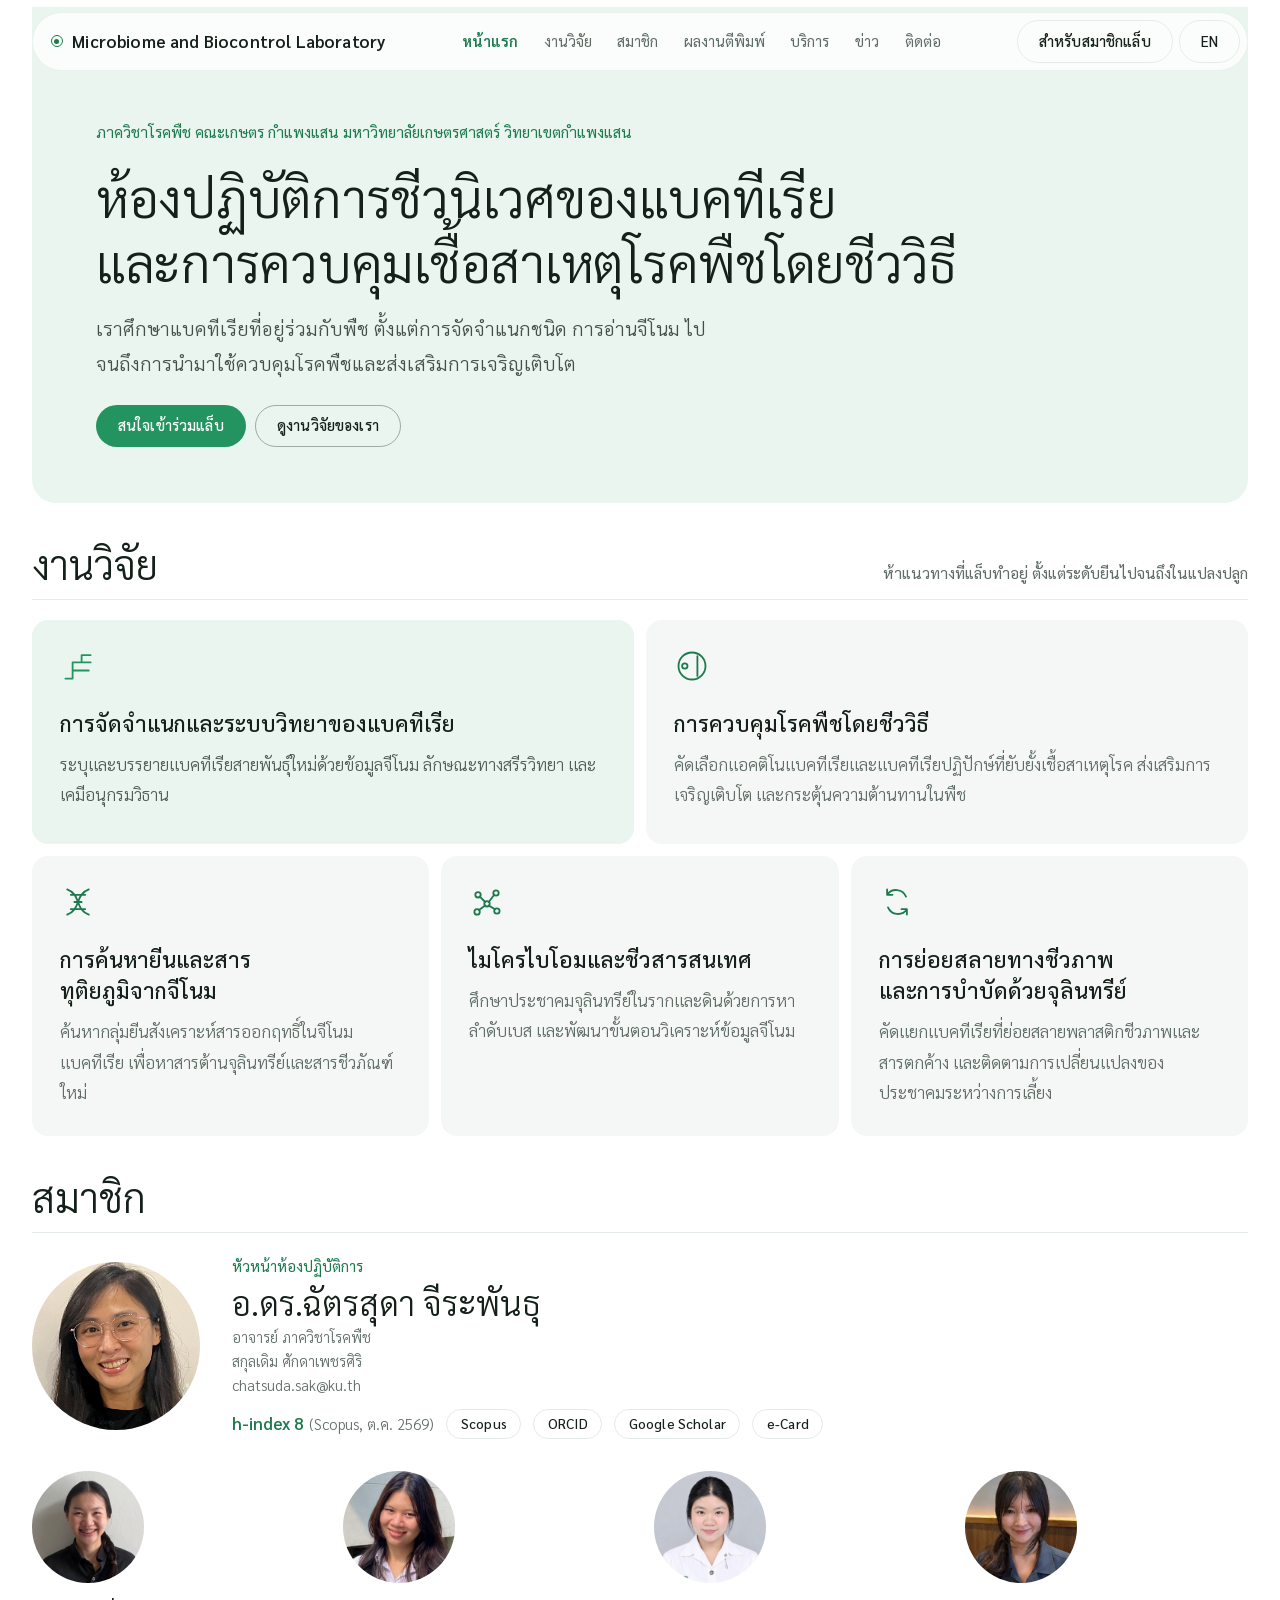
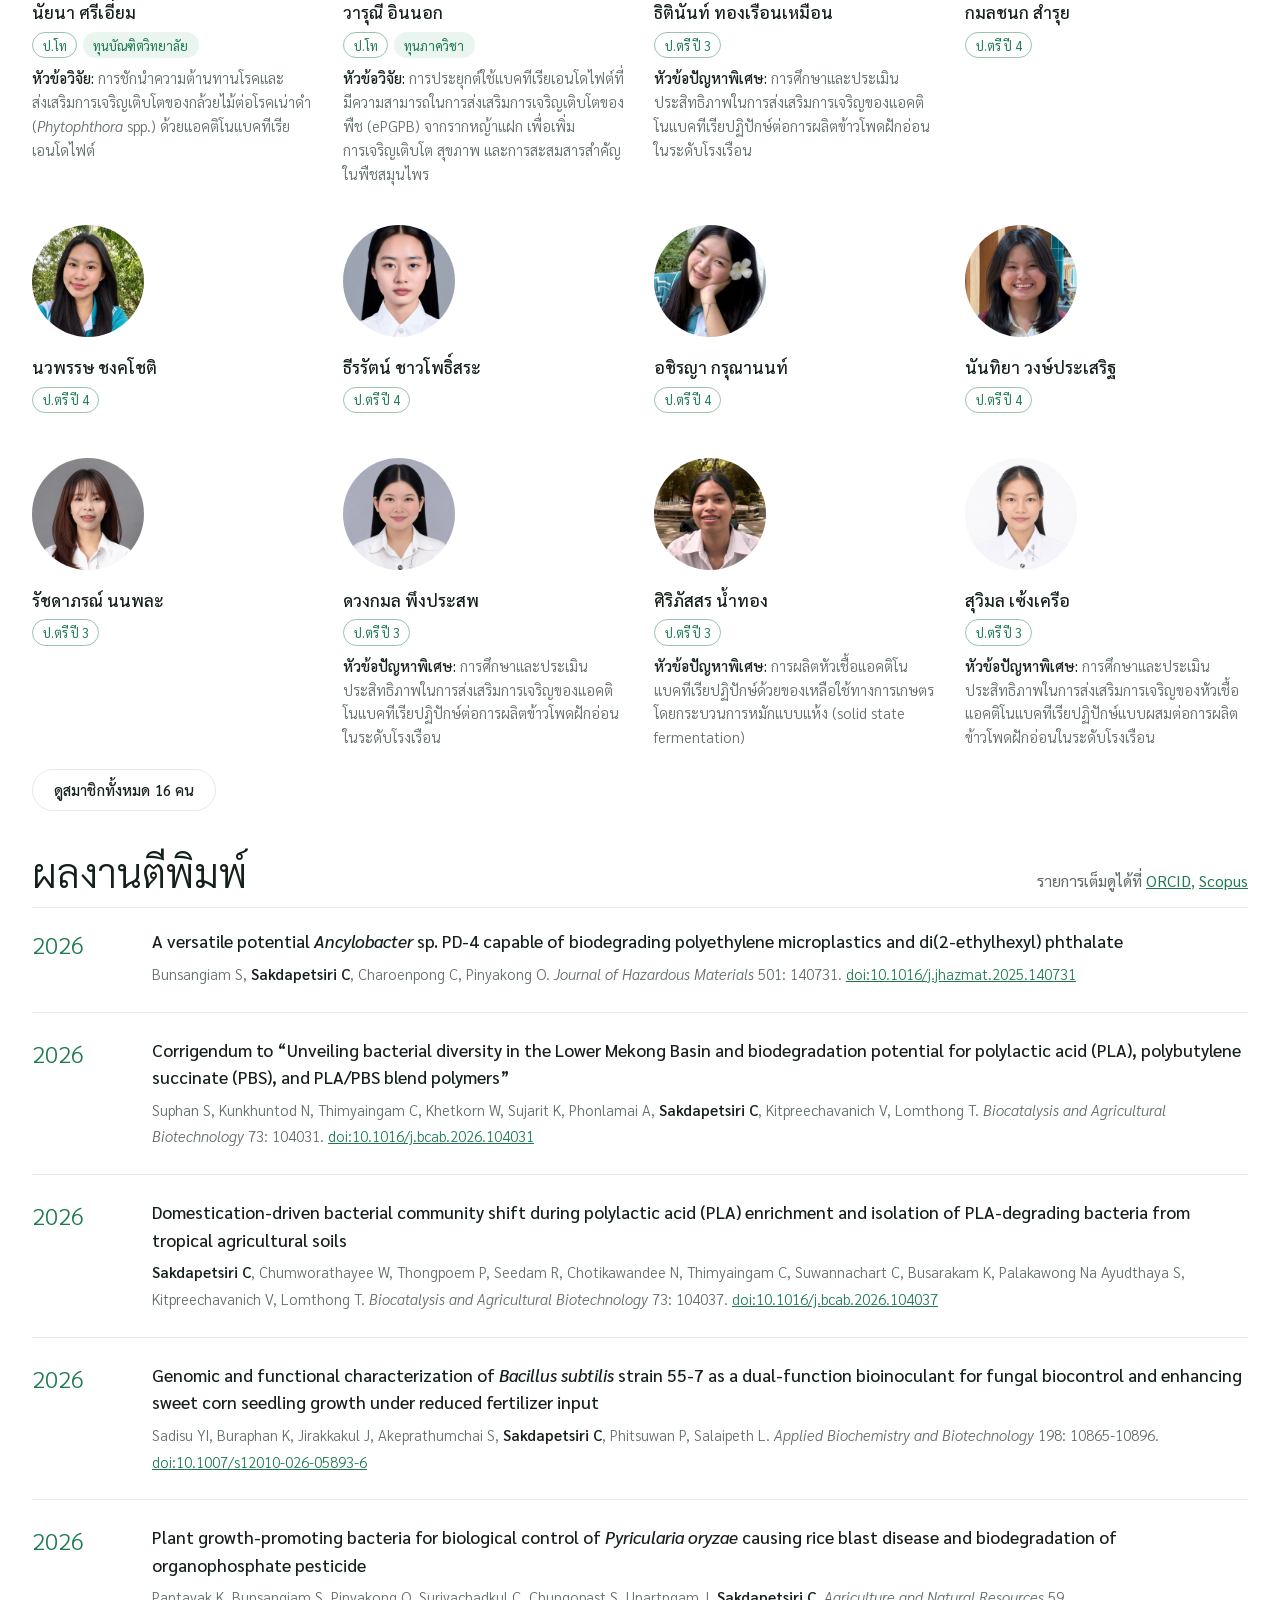
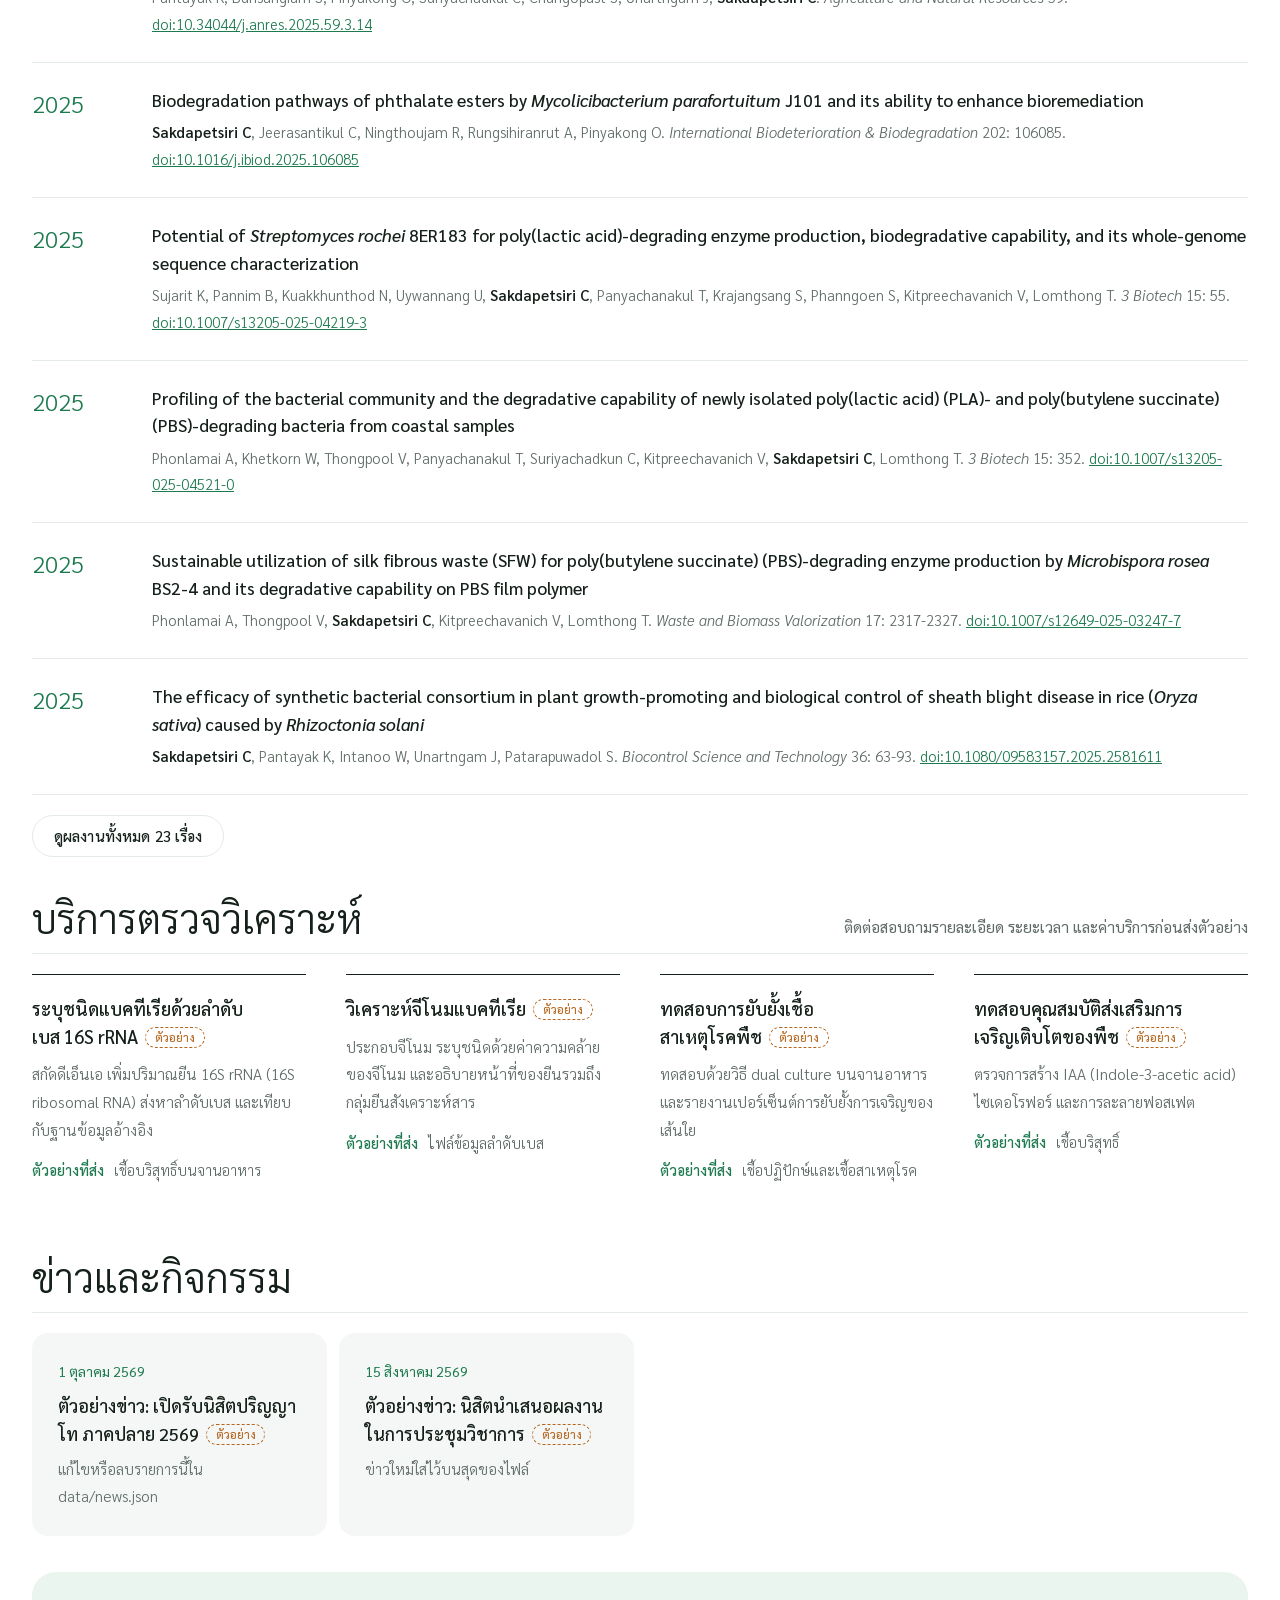
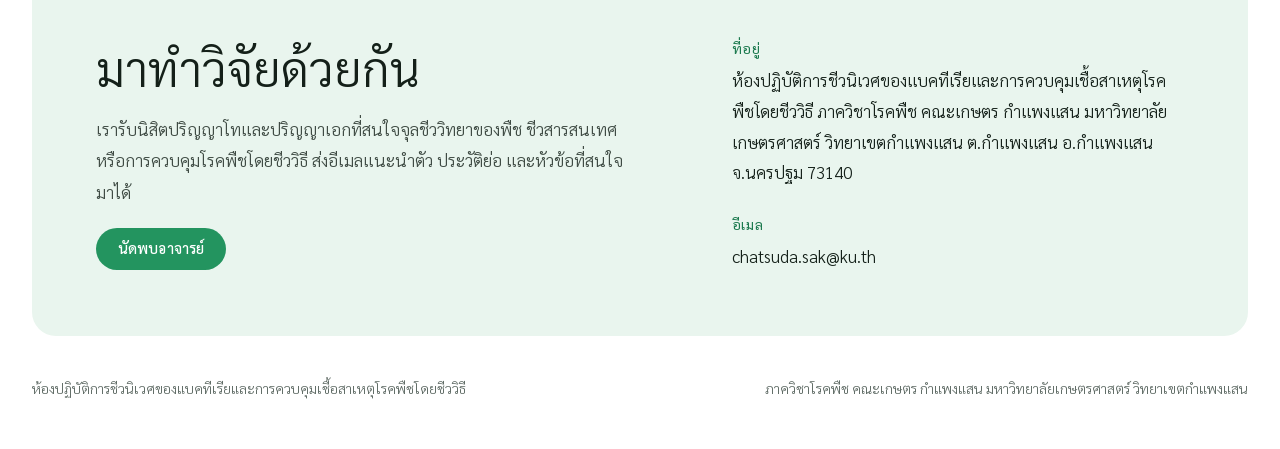
<file: index.html>
<!doctype html>
<html lang="th">
<head>
<meta charset="utf-8">
<meta name="viewport" content="width=device-width, initial-scale=1, viewport-fit=cover">
<title>Microbiome and Biocontrol Lab</title>
<meta name="description" content="ห้องปฏิบัติการชีวนิเวศของแบคทีเรียและการควบคุมเชื้อสาเหตุโรคพืชโดยชีววิธี ภาควิชาโรคพืช มหาวิทยาลัยเกษตรศาสตร์ วิทยาเขตกำแพงแสน">
<link rel="preconnect" href="https://fonts.googleapis.com">
<link rel="preconnect" href="https://fonts.gstatic.com" crossorigin>
<link rel="stylesheet" href="https://fonts.googleapis.com/css2?family=Sarabun:wght@300;400;500;600;700;800&display=swap">
<link rel="stylesheet" href="assets/style.css?v=28">
</head>
<body>
<header class="top">
  <div class="bar">
    <a class="brand" href="#home"><span class="mark" aria-hidden="true"></span><span data-bind="labShort">Microbiome and Biocontrol Laboratory</span></a>
    <nav aria-label="Sections">
      <a href="#home" aria-current="page" data-i18n="nav.home">หน้าแรก</a>
      <a href="#research" data-i18n="nav.research">งานวิจัย</a>
      <a href="members.html" data-i18n="nav.members">สมาชิก</a>
      <a href="publications.html" data-i18n="nav.publications">ผลงานตีพิมพ์</a>
      <a href="#services" data-i18n="nav.services">บริการ</a>
      <a href="#news" data-i18n="nav.news">ข่าว</a>
      <a href="contact.html" data-i18n="nav.contact">ติดต่อ</a>
    </nav>
    <div class="actions">
      <a class="pill ghost" id="portal-link" href="lab-members.html" data-i18n="nav.portal">สำหรับสมาชิกแล็บ</a>
      <button class="pill lang" id="lang-toggle" type="button" aria-label="Switch language">EN</button>
    </div>
  </div>
</header>

<main id="home">
  <section class="hero">
    <div class="hero-inner">
      <p class="kicker" data-bind="kicker"></p>
      <h1 data-bind="labName"></h1>
      <p class="tagline" data-bind="tagline"></p>
      <div class="cta">
        <a class="pill solid" href="contact.html" data-i18n="hero.join">สนใจเข้าร่วมแล็บ</a>
        <a class="pill on-dark" href="#research" data-i18n="hero.research">ดูงานวิจัยของเรา</a>
      </div>
    </div>
  </section>

  <section class="block" id="research">
    <div class="head">
      <h2 data-i18n="nav.research">งานวิจัย</h2>
      <p data-i18n="research.lead">ห้าแนวทางที่แล็บทำอยู่ ตั้งแต่ระดับยีนไปจนถึงในแปลงปลูก</p>
    </div>
    <div class="bento" id="research-list"></div>
  </section>

  <section class="block" id="members">
    <div class="head"><h2 data-i18n="nav.members">สมาชิก</h2></div>
    <div id="member-list"></div>
    <div class="more-row"><a class="pill ghost" id="member-more" href="members.html">ดูสมาชิกทั้งหมด</a></div>
  </section>

  <section class="block" id="publications">
    <div class="head">
      <h2 data-i18n="nav.publications">ผลงานตีพิมพ์</h2>
      <p><span data-i18n="pubs.note">รายการเต็มดูได้ที่</span> <a href="https://orcid.org/0000-0002-4092-6575" target="_blank" rel="noopener">ORCID</a>, <a href="https://www.scopus.com/authid/detail.uri?authorId=57148477100" target="_blank" rel="noopener">Scopus</a></p>
    </div>
    <ol class="pubs" id="pub-list"></ol>
    <div class="more-row"><a class="pill ghost" id="pub-more" href="publications.html" hidden>ดูผลงานทั้งหมด</a></div>
  </section>

  <section class="block" id="services">
    <div class="head">
      <h2 data-i18n="nav.servicesLong">บริการตรวจวิเคราะห์</h2>
      <p data-i18n="svc.note">ติดต่อสอบถามรายละเอียด ระยะเวลา และค่าบริการก่อนส่งตัวอย่าง</p>
    </div>
    <div class="services" id="service-list"></div>
  </section>

  <section class="block" id="news">
    <div class="head"><h2 data-i18n="nav.newsLong">ข่าวและกิจกรรม</h2></div>
    <div class="news" id="news-list"></div>
  </section>

  <section class="contact" id="contact">
    <div class="contact-main">
      <h2 data-i18n="contact.joinTitle">มาทำวิจัยด้วยกัน</h2>
      <p data-bind="joinText"></p>
      <div class="cta">
        <a class="pill solid" id="booking-link" href="contact.html#booking" data-i18n="contact.book">นัดพบอาจารย์</a>
      </div>
    </div>
    <dl class="contact-info">
      <div><dt data-i18n="contact.address">ที่อยู่</dt><dd data-bind="address"></dd></div>
      <div><dt data-i18n="contact.email">อีเมล</dt><dd data-bind="email"></dd></div>
    </dl>
  </section>
</main>

<footer>
  <span data-bind="labName"></span>
  <span data-bind="department"></span>
</footer>

<script src="assets/app.js?v=28"></script>
</body>
</html>
</file>
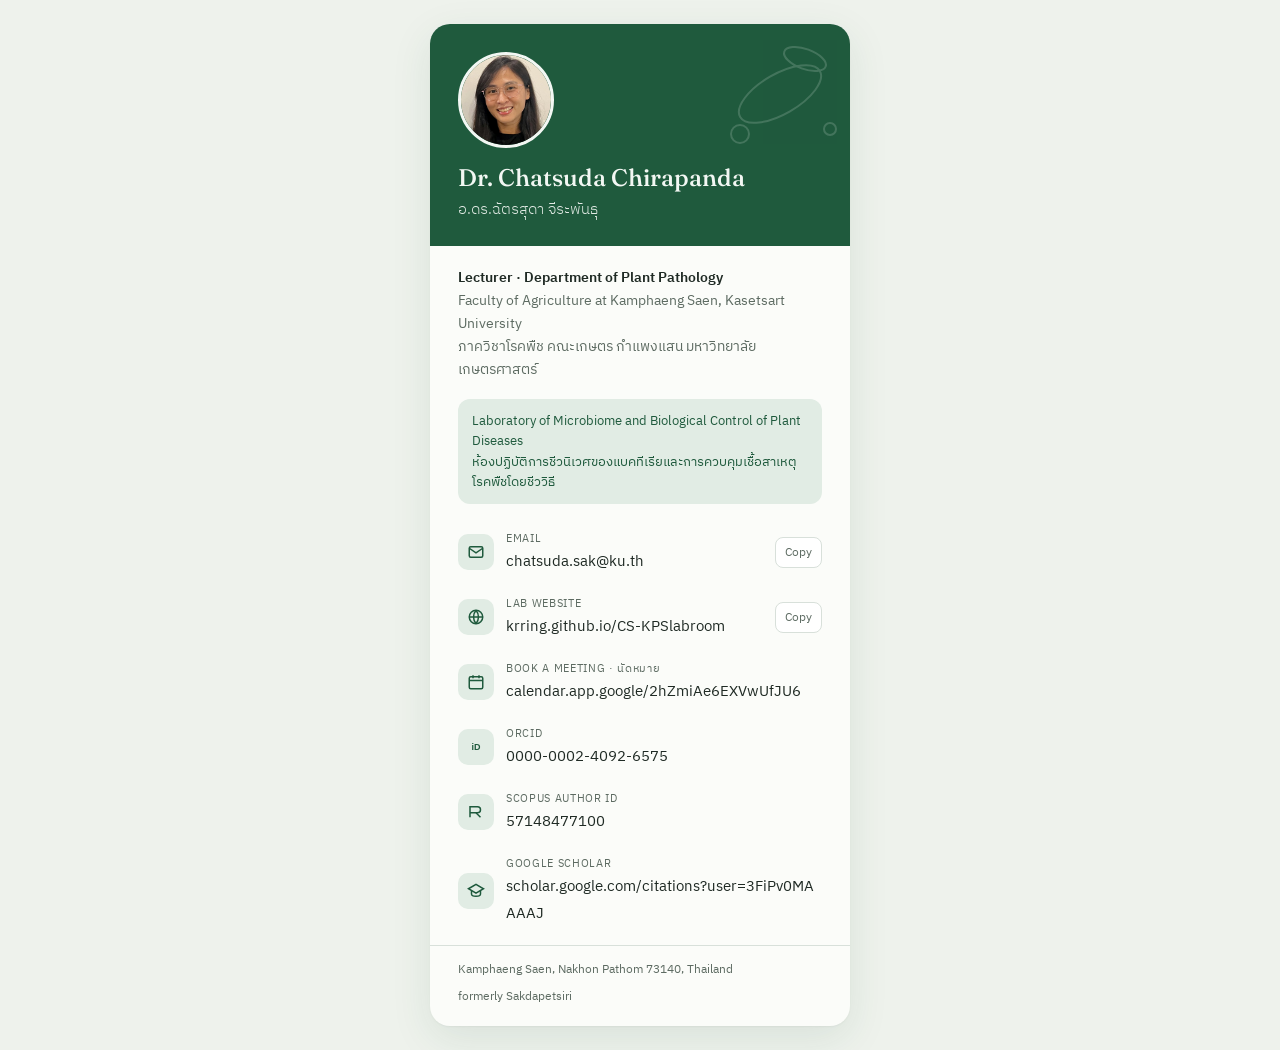
<file: card/index.html>
<!DOCTYPE html>
<html lang="th">
<head>
<meta charset="utf-8">
<meta name="viewport" content="width=device-width, initial-scale=1">
<title>Dr. Chatsuda Chirapanda — นามบัตรออนไลน์</title>
<link rel="preconnect" href="https://fonts.googleapis.com">
<link href="https://fonts.googleapis.com/css2?family=IBM+Plex+Sans+Thai:wght@300;400;600&family=Fraunces:opsz,wght@9..144,500;9..144,600&display=swap" rel="stylesheet">
<style>
  :root{
    --bg:#eef2ec; --card:#fbfcf9; --ink:#1f2a24; --muted:#5d6b62;
    --green:#1f5a3d; --green-soft:#e1ece4; --line:#d8e0da;
  }
  *{box-sizing:border-box;margin:0;padding:0}
  body{
    min-height:100vh; display:flex; align-items:center; justify-content:center;
    background:var(--bg); color:var(--ink);
    font-family:"IBM Plex Sans Thai",system-ui,sans-serif; padding:24px 16px;
  }
  .card{
    width:100%; max-width:420px; background:var(--card); border-radius:20px;
    box-shadow:0 1px 2px rgba(0,0,0,.04),0 12px 40px rgba(31,90,61,.10);
    overflow:hidden;
  }
  .top{
    background:var(--green); color:#f2f7f3; padding:28px 28px 24px; position:relative;
  }
  .top svg.motif{position:absolute; right:-10px; top:-10px; opacity:.16}
  .photo{
    width:96px;height:96px;border-radius:50%; object-fit:cover; display:block;
    border:3px solid #f2f7f3; margin-bottom:16px; position:relative;
  }
  h1{font-family:"Fraunces",serif; font-weight:500; font-size:24px; line-height:1.2}
  .th-name{font-size:15px; font-weight:300; margin-top:4px; opacity:.92}
  .role{padding:20px 28px 4px; font-size:14px; line-height:1.65; color:var(--muted)}
  .role strong{color:var(--ink); font-weight:600; display:block}
  .lab{margin:14px 28px 4px; padding:12px 14px; background:var(--green-soft); border-radius:12px;
       font-size:13px; line-height:1.55; color:var(--green)}
  ul{list-style:none; padding:12px 16px 8px}
  li{display:flex; align-items:center; gap:12px; padding:10px 12px; border-radius:12px}
  li:hover{background:#f1f5f1}
  .ic{flex:none;width:36px;height:36px;border-radius:10px;background:var(--green-soft);
      display:flex;align-items:center;justify-content:center;color:var(--green)}
  .txt{flex:1;min-width:0}
  .lbl{font-size:11px; letter-spacing:.06em; text-transform:uppercase; color:var(--muted)}
  .val{font-size:14.5px; color:var(--ink); text-decoration:none; word-break:break-all}
  a.val:hover{color:var(--green); text-decoration:underline}
  button.copy{
    flex:none; border:1px solid var(--line); background:#fff; color:var(--muted);
    border-radius:8px; font:inherit; font-size:12px; padding:5px 9px; cursor:pointer;
  }
  button.copy:hover{border-color:var(--green); color:var(--green)}
  .foot{border-top:1px solid var(--line); padding:14px 28px 20px; font-size:12px; color:var(--muted);
        display:flex; justify-content:space-between; gap:8px; flex-wrap:wrap}
  .toast{position:fixed;bottom:24px;left:50%;transform:translateX(-50%) translateY(20px);
         background:var(--ink);color:#fff;padding:8px 16px;border-radius:999px;font-size:13px;
         opacity:0;transition:.2s;pointer-events:none}
  .toast.show{opacity:1;transform:translateX(-50%) translateY(0)}
</style>
</head>
<body>
<main class="card">
  <div class="top">
    <svg class="motif" width="160" height="160" viewBox="0 0 160 160" fill="none" stroke="#fff" stroke-width="2">
      <ellipse cx="80" cy="80" rx="46" ry="20" transform="rotate(-30 80 80)"/>
      <ellipse cx="105" cy="45" rx="22" ry="10" transform="rotate(20 105 45)"/>
      <circle cx="40" cy="120" r="9"/><circle cx="130" cy="115" r="6"/>
    </svg>
    <img class="photo" alt="Dr. Chatsuda Chirapanda" src="../img/chatsuda-chirapanda.jpg">
    <h1>Dr. Chatsuda Chirapanda</h1>
    <div class="th-name">อ.ดร.ฉัตรสุดา จีระพันธุ</div>
  </div>

  <div class="role">
    <strong>Lecturer · Department of Plant Pathology</strong>
    Faculty of Agriculture at Kamphaeng Saen, Kasetsart University<br>
    ภาควิชาโรคพืช คณะเกษตร กำแพงแสน มหาวิทยาลัยเกษตรศาสตร์
  </div>

  <div class="lab">
    Laboratory of Microbiome and Biological Control of Plant Diseases<br>
    ห้องปฏิบัติการชีวนิเวศของแบคทีเรียและการควบคุมเชื้อสาเหตุโรคพืชโดยชีววิธี
  </div>

  <ul>
    <li>
      <span class="ic"><svg width="18" height="18" viewBox="0 0 24 24" fill="none" stroke="currentColor" stroke-width="2"><rect x="3" y="5" width="18" height="14" rx="2"/><path d="m3 7 9 6 9-6"/></svg></span>
      <span class="txt"><div class="lbl">Email</div><a class="val" href="mailto:chatsuda.sak@ku.th">chatsuda.sak@ku.th</a></span>
      <button class="copy" data-copy="chatsuda.sak@ku.th">Copy</button>
    </li>
    <li>
      <span class="ic"><svg width="18" height="18" viewBox="0 0 24 24" fill="none" stroke="currentColor" stroke-width="2"><circle cx="12" cy="12" r="9"/><path d="M3 12h18M12 3a14 14 0 0 1 0 18M12 3a14 14 0 0 0 0 18"/></svg></span>
      <span class="txt"><div class="lbl">Lab website</div><a class="val" href="https://krring.github.io/CS-KPSlabroom/" target="_blank" rel="noopener">krring.github.io/CS-KPSlabroom</a></span>
      <button class="copy" data-copy="https://krring.github.io/CS-KPSlabroom/">Copy</button>
    </li>
    <li>
      <span class="ic"><svg width="18" height="18" viewBox="0 0 24 24" fill="none" stroke="currentColor" stroke-width="2"><rect x="3" y="5" width="18" height="16" rx="2"/><path d="M3 10h18M8 3v4M16 3v4"/></svg></span>
      <span class="txt"><div class="lbl">Book a meeting · นัดหมาย</div><a class="val" href="https://calendar.app.google/2hZmiAe6EXVwUfJU6" target="_blank" rel="noopener">calendar.app.google/2hZmiAe6EXVwUfJU6</a></span>
    </li>
    <li>
      <span class="ic"><svg width="18" height="18" viewBox="0 0 24 24" fill="currentColor"><text x="12" y="16.5" text-anchor="middle" font-size="12" font-family="sans-serif" font-weight="700">iD</text></svg></span>
      <span class="txt"><div class="lbl">ORCID</div><a class="val" href="https://orcid.org/0000-0002-4092-6575" target="_blank" rel="noopener">0000-0002-4092-6575</a></span>
    </li>
    <li>
      <span class="ic"><svg width="18" height="18" viewBox="0 0 24 24" fill="none" stroke="currentColor" stroke-width="2"><path d="M4 19V5h10a4 4 0 0 1 0 8H4"/><path d="M12 13l6 6"/></svg></span>
      <span class="txt"><div class="lbl">Scopus Author ID</div><a class="val" href="https://www.scopus.com/authid/detail.uri?authorId=57148477100" target="_blank" rel="noopener">57148477100</a></span>
    </li>
    <li>
      <span class="ic"><svg width="18" height="18" viewBox="0 0 24 24" fill="none" stroke="currentColor" stroke-width="2"><path d="M2 9l10-6 10 6-10 6z"/><path d="M6 11.5V16c0 1.5 2.7 3 6 3s6-1.5 6-3v-4.5"/></svg></span>
      <span class="txt"><div class="lbl">Google Scholar</div><a class="val" href="https://scholar.google.com/citations?user=3FiPv0MAAAAJ" target="_blank" rel="noopener">scholar.google.com/citations?user=3FiPv0MAAAAJ</a></span>
    </li>
  </ul>

  <div class="foot">
    <span>Kamphaeng Saen, Nakhon Pathom 73140, Thailand</span>
    <span>formerly Sakdapetsiri</span>
  </div>
</main>
<div class="toast" id="toast">Copied</div>
<script>
  const toast=document.getElementById('toast');
  document.querySelectorAll('button.copy').forEach(b=>{
    b.addEventListener('click',async()=>{
      try{ await navigator.clipboard.writeText(b.dataset.copy); toast.textContent='Copied'; }
      catch(e){ toast.textContent='Copy not available — please select the text'; }
      toast.classList.add('show'); setTimeout(()=>toast.classList.remove('show'),1600);
    });
  });
</script>
</body>
</html>
</file>
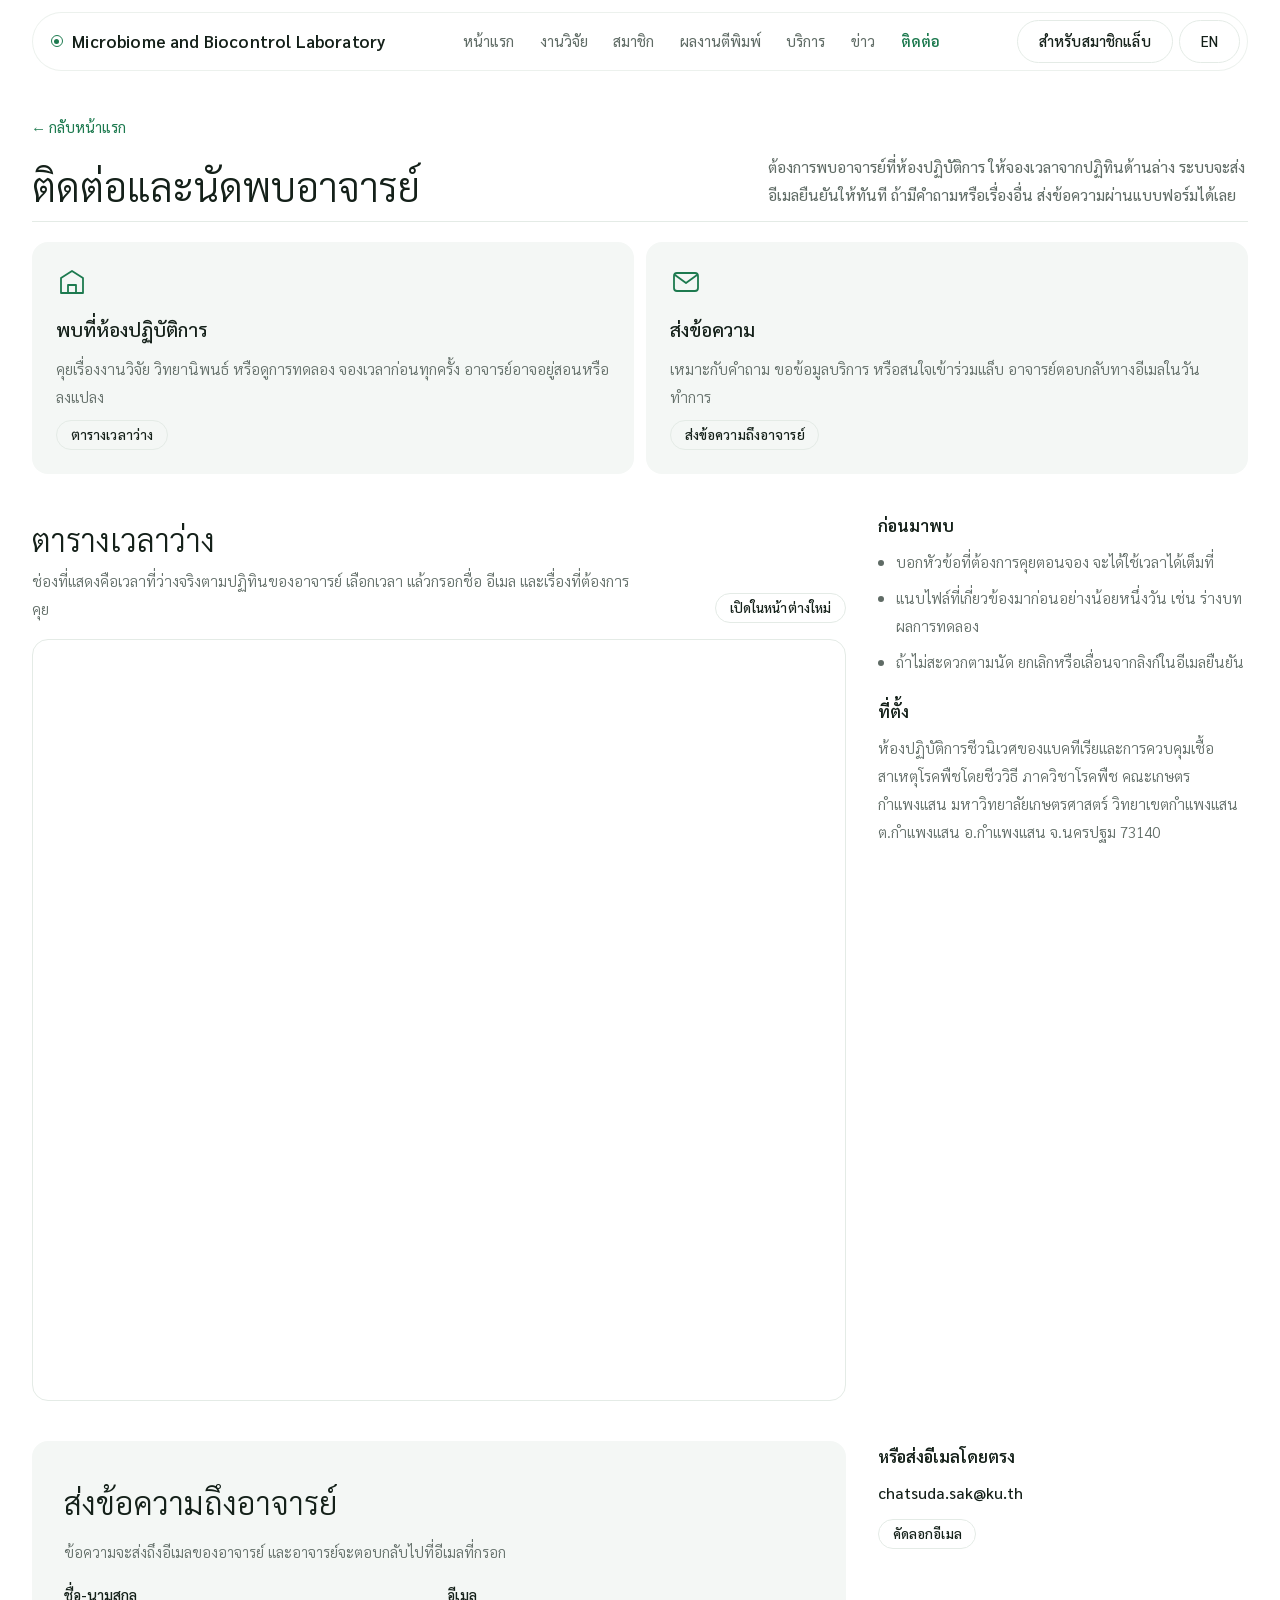
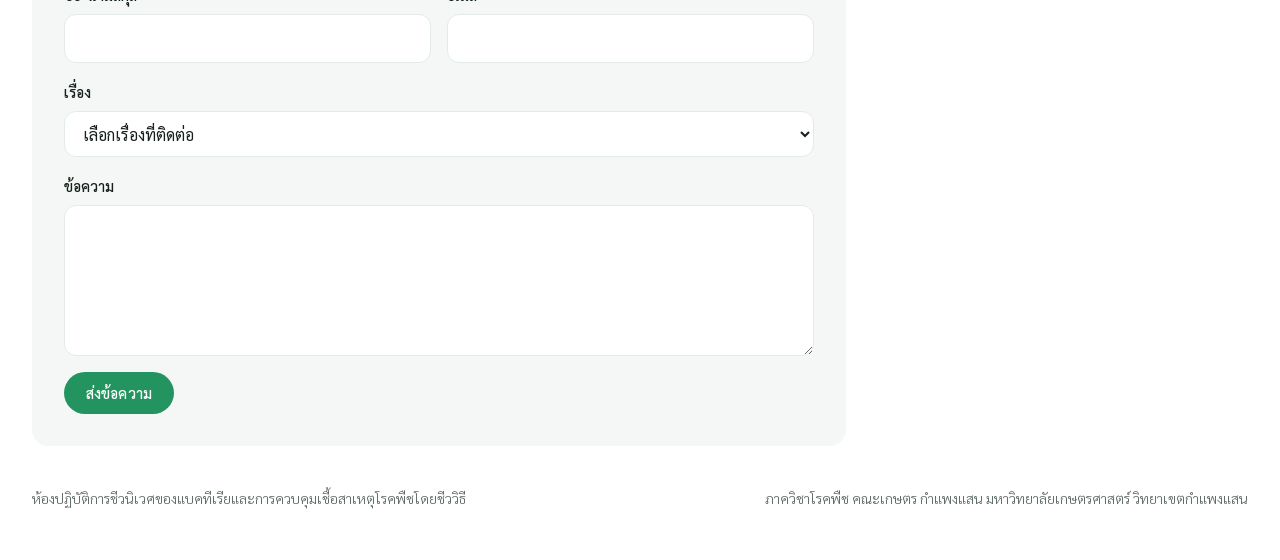
<file: contact.html>
<!doctype html>
<html lang="th">
<head>
<meta charset="utf-8">
<meta name="viewport" content="width=device-width, initial-scale=1, viewport-fit=cover">
<title>Contact | Microbiome and Biocontrol Lab</title>
<meta name="description" content="ห้องปฏิบัติการชีวนิเวศของแบคทีเรียและการควบคุมเชื้อสาเหตุโรคพืชโดยชีววิธี ภาควิชาโรคพืช มหาวิทยาลัยเกษตรศาสตร์ วิทยาเขตกำแพงแสน">
<link rel="preconnect" href="https://fonts.googleapis.com">
<link rel="preconnect" href="https://fonts.gstatic.com" crossorigin>
<link rel="stylesheet" href="https://fonts.googleapis.com/css2?family=Sarabun:wght@300;400;500;600;700;800&display=swap">
<link rel="stylesheet" href="assets/style.css?v=28">
</head>
<body>
<header class="top">
  <div class="bar">
    <a class="brand" href="index.html"><span class="mark" aria-hidden="true"></span><span data-bind="labShort">Microbiome and Biocontrol Laboratory</span></a>
    <nav aria-label="Sections">
      <a href="index.html" data-i18n="nav.home">หน้าแรก</a>
      <a href="index.html#research" data-i18n="nav.research">งานวิจัย</a>
      <a href="members.html" data-i18n="nav.members">สมาชิก</a>
      <a href="publications.html" data-i18n="nav.publications">ผลงานตีพิมพ์</a>
      <a href="index.html#services" data-i18n="nav.services">บริการ</a>
      <a href="index.html#news" data-i18n="nav.news">ข่าว</a>
      <a href="contact.html" aria-current="page" data-i18n="nav.contact">ติดต่อ</a>
    </nav>
    <div class="actions">
      <a class="pill ghost" id="portal-link" href="lab-members.html" data-i18n="nav.portal">สำหรับสมาชิกแล็บ</a>
      <button class="pill lang" id="lang-toggle" type="button" aria-label="Switch language">EN</button>
    </div>
  </div>
</header>

<main class="sub" id="contact-page">
  <section class="block page-head">
    <a class="back" href="index.html" data-i18n="pubs.back">กลับหน้าแรก</a>
    <div class="head">
      <h1 data-i18n="ct.title">ติดต่อและนัดพบอาจารย์</h1>
      <p data-i18n="ct.lead"></p>
    </div>

    <div class="ways">
      <article class="way">
        <svg viewBox="0 0 32 32" aria-hidden="true"><path d="M5 27V12l11-7 11 7v15H5Z"/><path d="M12 27v-8h8v8"/></svg>
        <h3 data-i18n="ct.inperson">พบที่ห้องปฏิบัติการ</h3>
        <p data-i18n="ct.inpersonBody"></p>
        <a class="pill ghost small" href="#booking" data-i18n="ct.calTitle">ตารางเวลาว่าง</a>
      </article>
      <article class="way">
        <svg viewBox="0 0 32 32" aria-hidden="true"><rect x="4" y="7" width="24" height="18" rx="3"/><path d="m5 9 11 8 11-8"/></svg>
        <h3 data-i18n="ct.email">ส่งข้อความ</h3>
        <p data-i18n="ct.emailBody"></p>
        <a class="pill ghost small" href="#message" data-i18n="ct.formTitle">เขียนข้อความ</a>
      </article>
    </div>

    <div class="booking-layout" id="booking">
      <div class="booking-main">
        <div class="booking-head">
          <div>
            <h2 data-i18n="ct.calTitle">ตารางเวลาว่าง</h2>
            <p data-i18n="ct.calBody"></p>
          </div>
          <a class="pill ghost small" id="booking-open" href="#" target="_blank" rel="noopener" hidden data-i18n="ct.openNew">เปิดในหน้าต่างใหม่</a>
        </div>
        <div class="booking-box" id="booking-box"></div>
      </div>
      <aside class="booking-side">
        <h3 data-i18n="ct.prepTitle">ก่อนมาพบ</h3>
        <ul>
          <li data-i18n="ct.prep1"></li>
          <li data-i18n="ct.prep2"></li>
          <li data-i18n="ct.prep3"></li>
        </ul>
        <h3 data-i18n="ct.where">ที่ตั้ง</h3>
        <p data-bind="address"></p>
      </aside>
    </div>

    <div class="form-layout" id="message">
      <form class="contact-form" id="contact-form" novalidate>
        <h2 data-i18n="ct.formTitle">ส่งข้อความถึงอาจารย์</h2>
        <p class="hint" data-i18n="ct.formLead"></p>
        <div class="field-row">
          <div class="field">
            <label for="cf-name" data-i18n="ct.fName">ชื่อ-นามสกุล</label>
            <input id="cf-name" name="name" type="text" autocomplete="name" required maxlength="100">
          </div>
          <div class="field">
            <label for="cf-email" data-i18n="ct.fEmail">อีเมล</label>
            <input id="cf-email" name="email" type="email" autocomplete="email" required maxlength="120">
          </div>
        </div>
        <div class="field">
          <label for="cf-topic" data-i18n="ct.fTopic">เรื่อง</label>
          <select id="cf-topic" name="topic" required>
            <option value="" data-i18n="ct.tPick">เลือกเรื่องที่ติดต่อ</option>
            <option value="join" data-i18n="ct.tJoin">สนใจเรียนต่อหรือเข้าร่วมแล็บ</option>
            <option value="meet" data-i18n="ct.tMeet">ขอนัดพบ</option>
            <option value="service" data-i18n="ct.tService">บริการตรวจวิเคราะห์</option>
            <option value="collab" data-i18n="ct.tCollab">ความร่วมมือวิจัย</option>
            <option value="other" data-i18n="ct.tOther">อื่น ๆ</option>
          </select>
        </div>
        <div class="field">
          <label for="cf-message" data-i18n="ct.fMessage">ข้อความ</label>
          <textarea id="cf-message" name="message" rows="5" required maxlength="3000"></textarea>
        </div>
        <div class="hp" aria-hidden="true"><label for="cf-website">Website</label><input id="cf-website" name="website" type="text" tabindex="-1" autocomplete="off"></div>
        <div class="form-foot">
          <button class="pill solid" type="submit" id="cf-submit" data-i18n="ct.send">ส่งข้อความ</button>
          <p class="status" id="cf-status" role="status" aria-live="polite"></p>
        </div>
      </form>
      <aside class="booking-side">
        <h3 data-i18n="ct.directEmail">หรือส่งอีเมลโดยตรง</h3>
        <p class="addr" id="ct-email"></p>
        <div class="row">
          <button class="pill ghost small" id="ct-copy" type="button" data-i18n="ct.copy">คัดลอกอีเมล</button>
        </div>
      </aside>
    </div>
  </section>
</main>

<footer>
  <span data-bind="labName"></span>
  <span data-bind="department"></span>
</footer>

<script src="assets/app.js?v=28"></script>
</body>
</html>
</file>
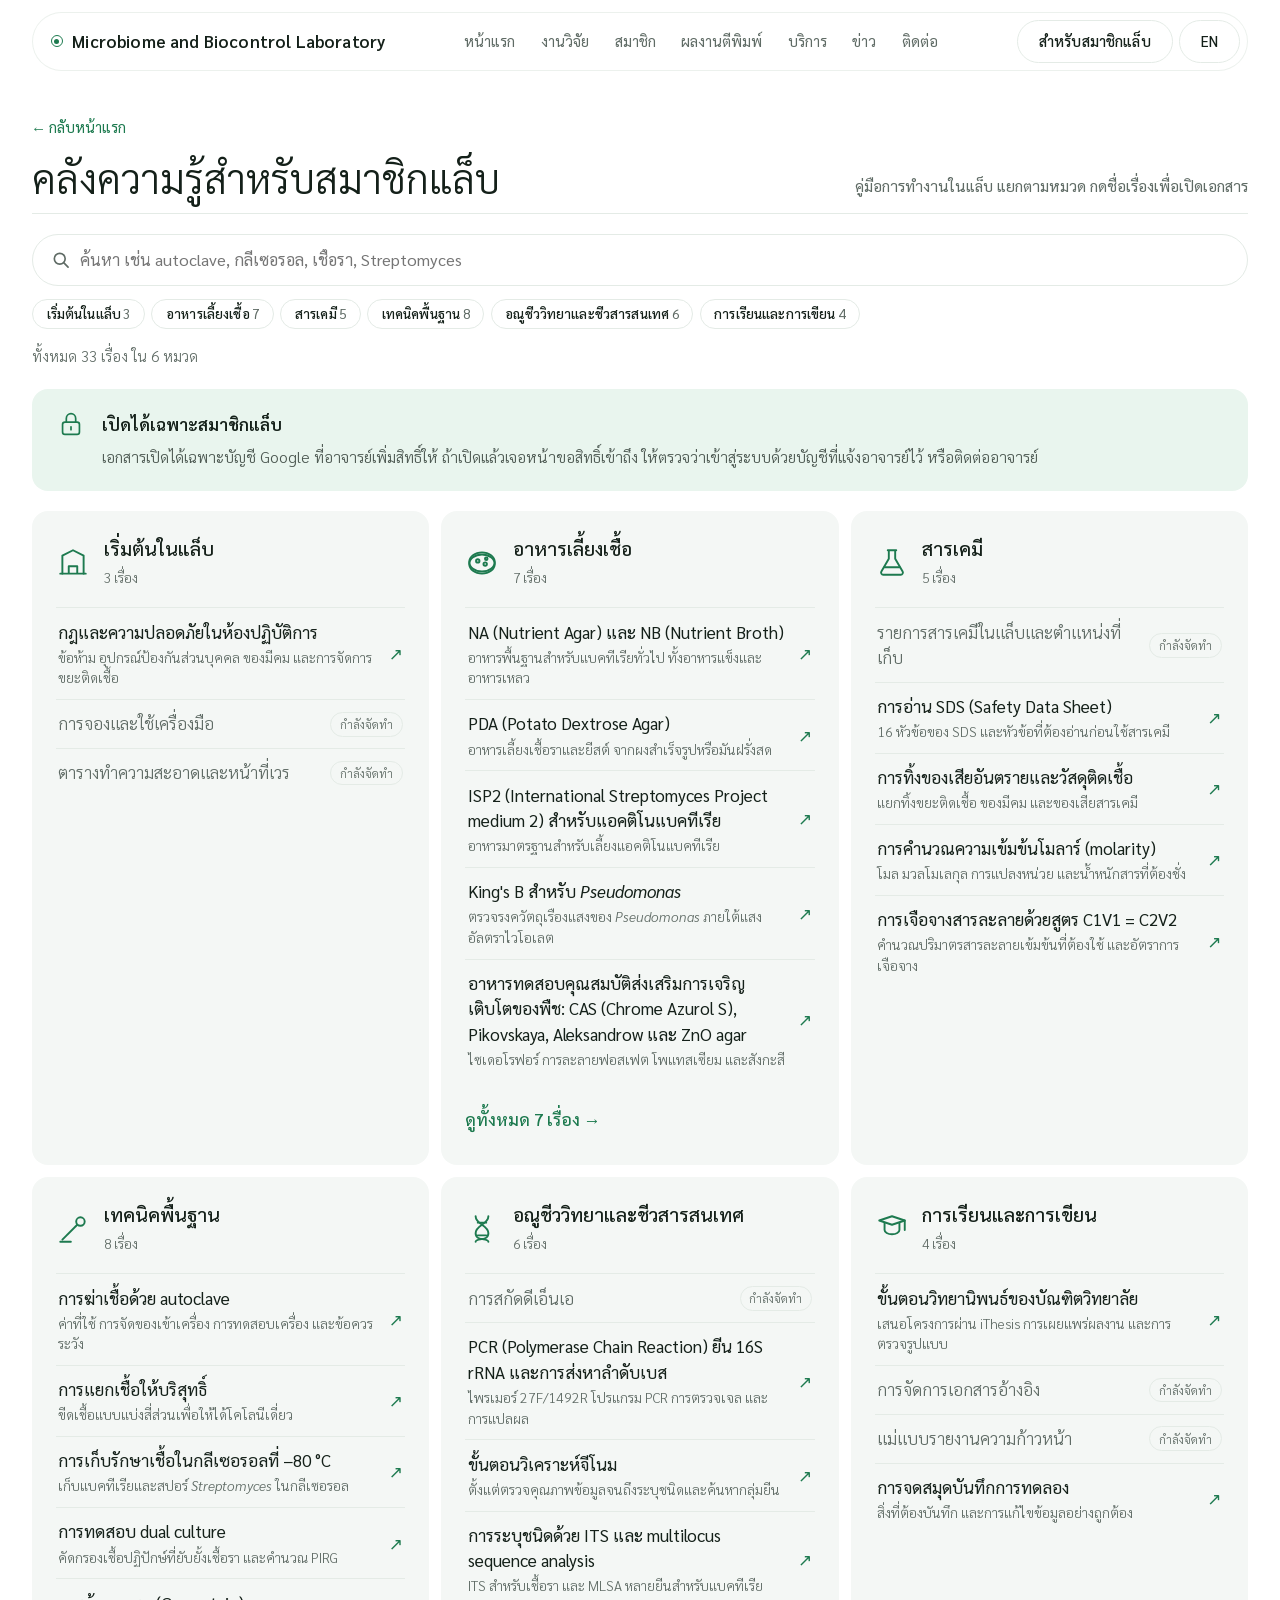
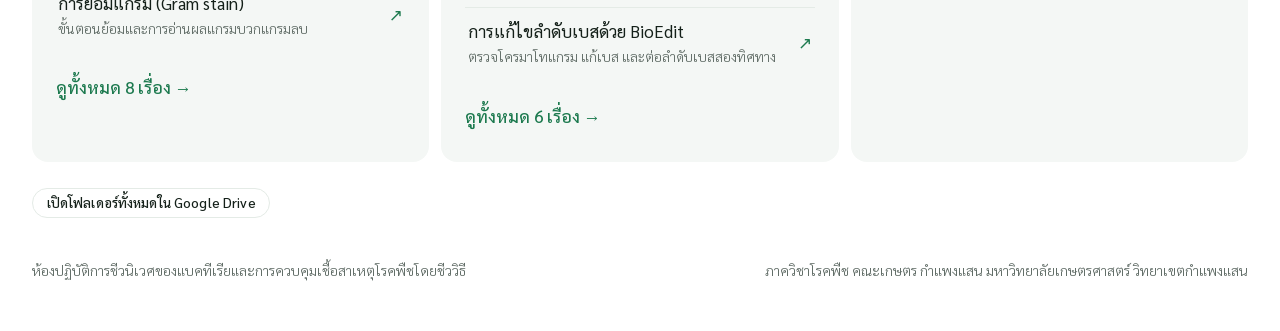
<file: lab-members.html>
<!doctype html>
<html lang="th">
<head>
<meta charset="utf-8">
<meta name="viewport" content="width=device-width, initial-scale=1, viewport-fit=cover">
<title>Lab members | Microbiome and Biocontrol Lab</title>
<meta name="description" content="ห้องปฏิบัติการชีวนิเวศของแบคทีเรียและการควบคุมเชื้อสาเหตุโรคพืชโดยชีววิธี ภาควิชาโรคพืช มหาวิทยาลัยเกษตรศาสตร์ วิทยาเขตกำแพงแสน">
<link rel="preconnect" href="https://fonts.googleapis.com">
<link rel="preconnect" href="https://fonts.gstatic.com" crossorigin>
<link rel="stylesheet" href="https://fonts.googleapis.com/css2?family=Sarabun:wght@300;400;500;600;700;800&display=swap">
<link rel="stylesheet" href="assets/style.css?v=28">
</head>
<body>
<header class="top">
  <div class="bar">
    <a class="brand" href="index.html"><span class="mark" aria-hidden="true"></span><span data-bind="labShort">Microbiome and Biocontrol Laboratory</span></a>
    <nav aria-label="Sections">
      <a href="index.html" data-i18n="nav.home">หน้าแรก</a>
      <a href="index.html#research" data-i18n="nav.research">งานวิจัย</a>
      <a href="members.html" data-i18n="nav.members">สมาชิก</a>
      <a href="publications.html" data-i18n="nav.publications">ผลงานตีพิมพ์</a>
      <a href="index.html#services" data-i18n="nav.services">บริการ</a>
      <a href="index.html#news" data-i18n="nav.news">ข่าว</a>
      <a href="contact.html" data-i18n="nav.contact">ติดต่อ</a>
    </nav>
    <div class="actions">
      <a class="pill ghost" id="portal-link" href="lab-members.html" aria-current="page" data-i18n="nav.portal">สำหรับสมาชิกแล็บ</a>
      <button class="pill lang" id="lang-toggle" type="button" aria-label="Switch language">EN</button>
    </div>
  </div>
</header>

<main class="sub" id="kb-page">
  <section class="block page-head">
    <a class="back" id="kb-back" href="index.html" data-i18n="pubs.back">กลับหน้าแรก</a>
    <div class="head">
      <h1 id="kb-h1">คลังความรู้สำหรับสมาชิกแล็บ</h1>
      <p id="kb-lead"></p>
    </div>

    <div class="kb-tools">
      <label class="kb-search" for="kb-q">
        <svg viewBox="0 0 24 24" aria-hidden="true"><circle cx="10.5" cy="10.5" r="6.5"/><path d="m15.5 15.5 5 5"/></svg>
        <span class="kb-sr" data-i18n="kb.searchLabel">ค้นหาในคลังความรู้</span>
        <input id="kb-q" type="search" autocomplete="off" spellcheck="false">
      </label>
      <nav class="kb-jump" id="kb-jump" aria-label="Categories"></nav>
      <p class="kb-count" id="kb-count" aria-live="polite"></p>
    </div>

    <div class="kb-access" role="note">
      <svg viewBox="0 0 32 32" aria-hidden="true"><rect x="7" y="14" width="18" height="13" rx="2.5"/><path d="M11 14v-4a5 5 0 0 1 10 0v4M16 19v3"/></svg>
      <div>
        <p class="t" data-i18n="kb.accessTitle">เปิดได้เฉพาะสมาชิกแล็บ</p>
        <p data-i18n="kb.accessBody"></p>
      </div>
    </div>

    <div class="kb-grid" id="kb-list"></div>
    <div class="kb-empty" id="kb-empty" hidden>
      <p class="t" data-i18n="kb.noneTitle">ไม่พบเรื่องที่ค้นหา</p>
      <p data-i18n="kb.noneBody"></p>
      <a class="pill ghost small" id="kb-all" href="lab-members.html" hidden data-i18n="kb.searchAll">ค้นหาในทุกหมวด</a>
    </div>

    <p class="kb-foot"><a class="pill ghost small" id="kb-folder" href="#" target="_blank" rel="noopener" data-i18n="kb.folder">เปิดโฟลเดอร์ทั้งหมดใน Google Drive</a></p>
  </section>
</main>

<footer>
  <span data-bind="labName"></span>
  <span data-bind="department"></span>
</footer>

<script src="assets/app.js?v=28"></script>
</body>
</html>
</file>
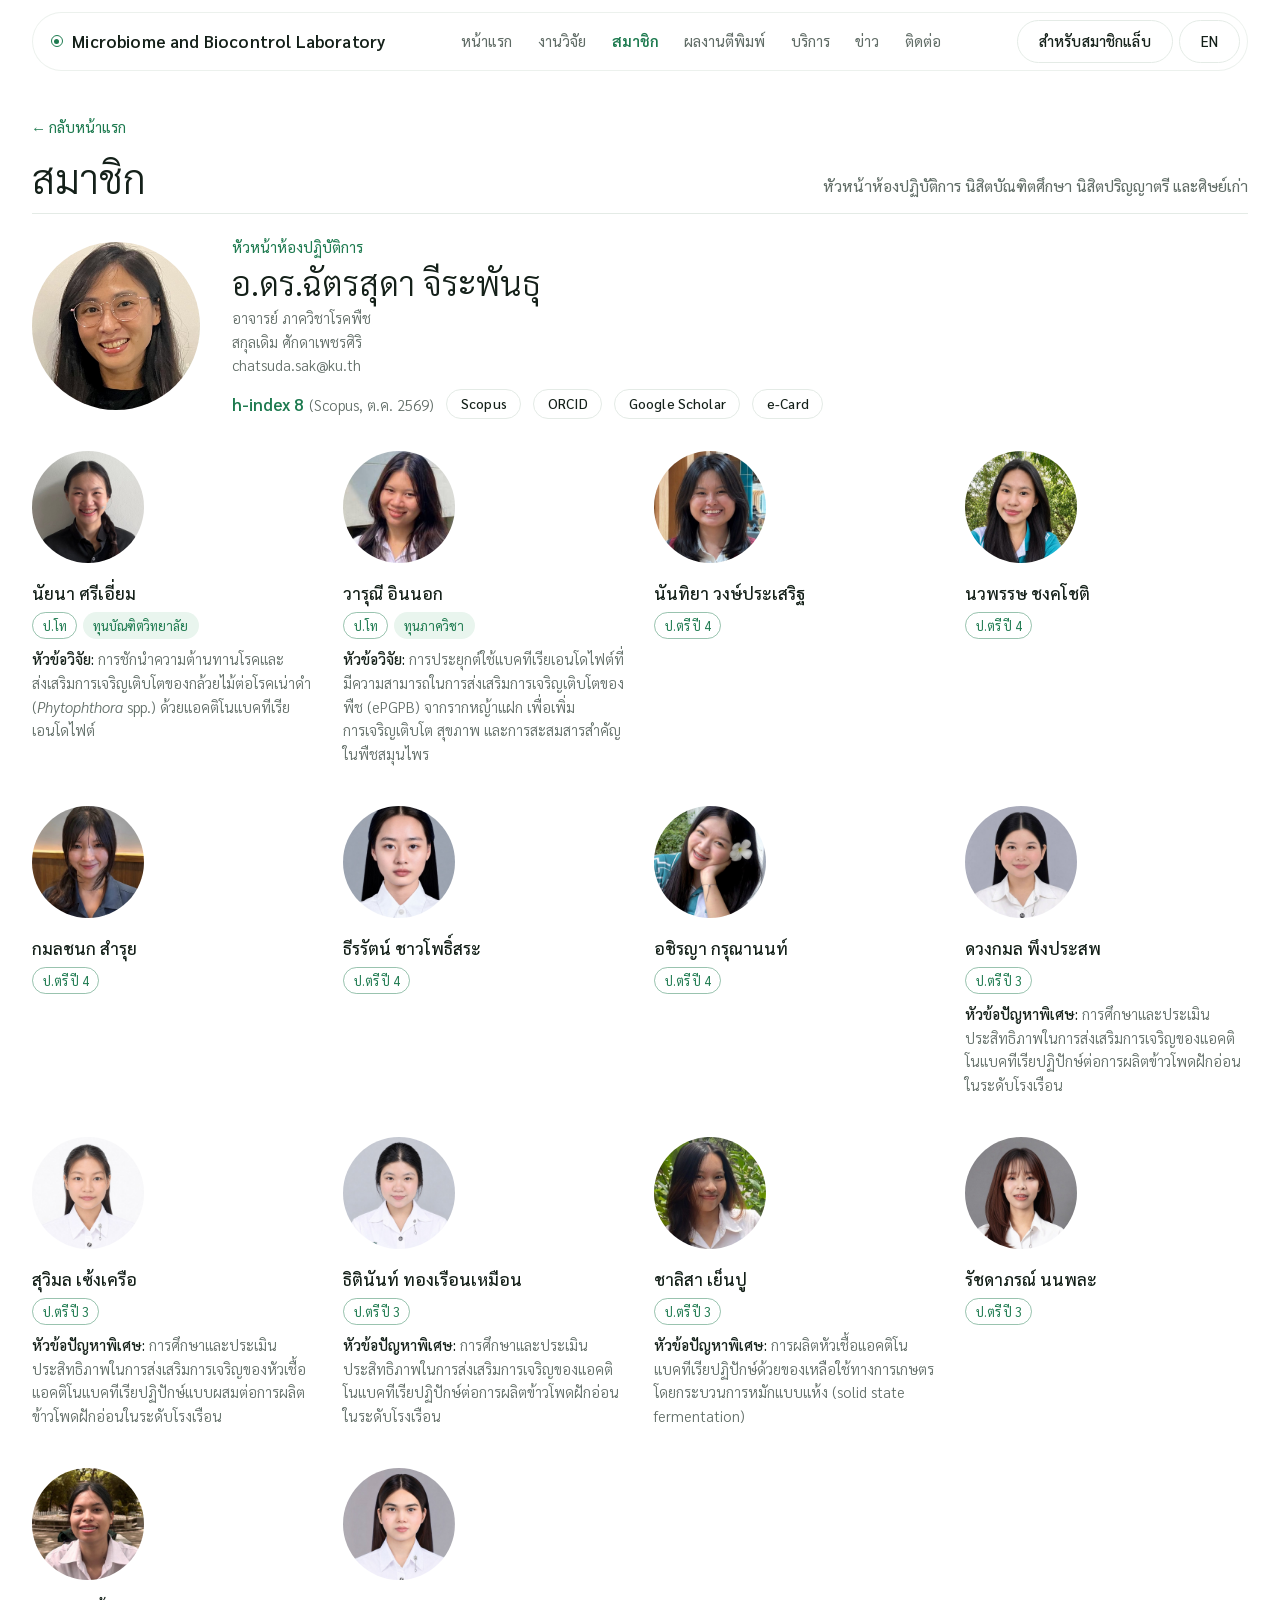
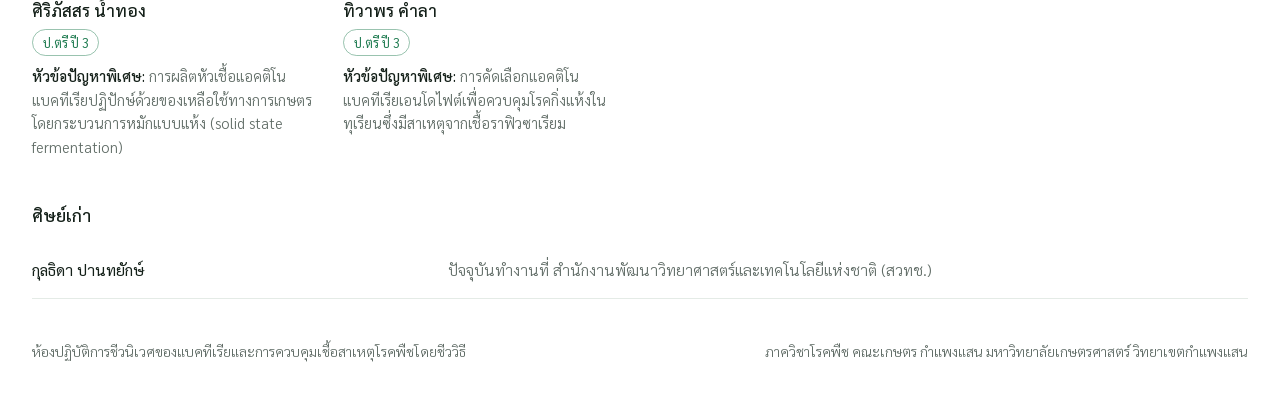
<file: members.html>
<!doctype html>
<html lang="th">
<head>
<meta charset="utf-8">
<meta name="viewport" content="width=device-width, initial-scale=1, viewport-fit=cover">
<title>Members | Microbiome and Biocontrol Lab</title>
<meta name="description" content="ห้องปฏิบัติการชีวนิเวศของแบคทีเรียและการควบคุมเชื้อสาเหตุโรคพืชโดยชีววิธี ภาควิชาโรคพืช มหาวิทยาลัยเกษตรศาสตร์ วิทยาเขตกำแพงแสน">
<link rel="preconnect" href="https://fonts.googleapis.com">
<link rel="preconnect" href="https://fonts.gstatic.com" crossorigin>
<link rel="stylesheet" href="https://fonts.googleapis.com/css2?family=Sarabun:wght@300;400;500;600;700;800&display=swap">
<link rel="stylesheet" href="assets/style.css?v=28">
</head>
<body>
<header class="top">
  <div class="bar">
    <a class="brand" href="index.html"><span class="mark" aria-hidden="true"></span><span data-bind="labShort">Microbiome and Biocontrol Laboratory</span></a>
    <nav aria-label="Sections">
      <a href="index.html" data-i18n="nav.home">หน้าแรก</a>
      <a href="index.html#research" data-i18n="nav.research">งานวิจัย</a>
      <a href="members.html" aria-current="page" data-i18n="nav.members">สมาชิก</a>
      <a href="publications.html" data-i18n="nav.publications">ผลงานตีพิมพ์</a>
      <a href="index.html#services" data-i18n="nav.services">บริการ</a>
      <a href="index.html#news" data-i18n="nav.news">ข่าว</a>
      <a href="contact.html" data-i18n="nav.contact">ติดต่อ</a>
    </nav>
    <div class="actions">
      <a class="pill ghost" id="portal-link" href="lab-members.html" data-i18n="nav.portal">สำหรับสมาชิกแล็บ</a>
      <button class="pill lang" id="lang-toggle" type="button" aria-label="Switch language">EN</button>
    </div>
  </div>
</header>

<main class="sub" id="members-page">
  <section class="block page-head">
    <a class="back" href="index.html" data-i18n="pubs.back">กลับหน้าแรก</a>
    <div class="head">
      <h1 data-i18n="nav.members">สมาชิก</h1>
      <p data-i18n="mem.lead"></p>
    </div>
    <div id="member-list"></div>
  </section>
</main>

<footer>
  <span data-bind="labName"></span>
  <span data-bind="department"></span>
</footer>

<script src="assets/app.js?v=28"></script>
</body>
</html>
</file>
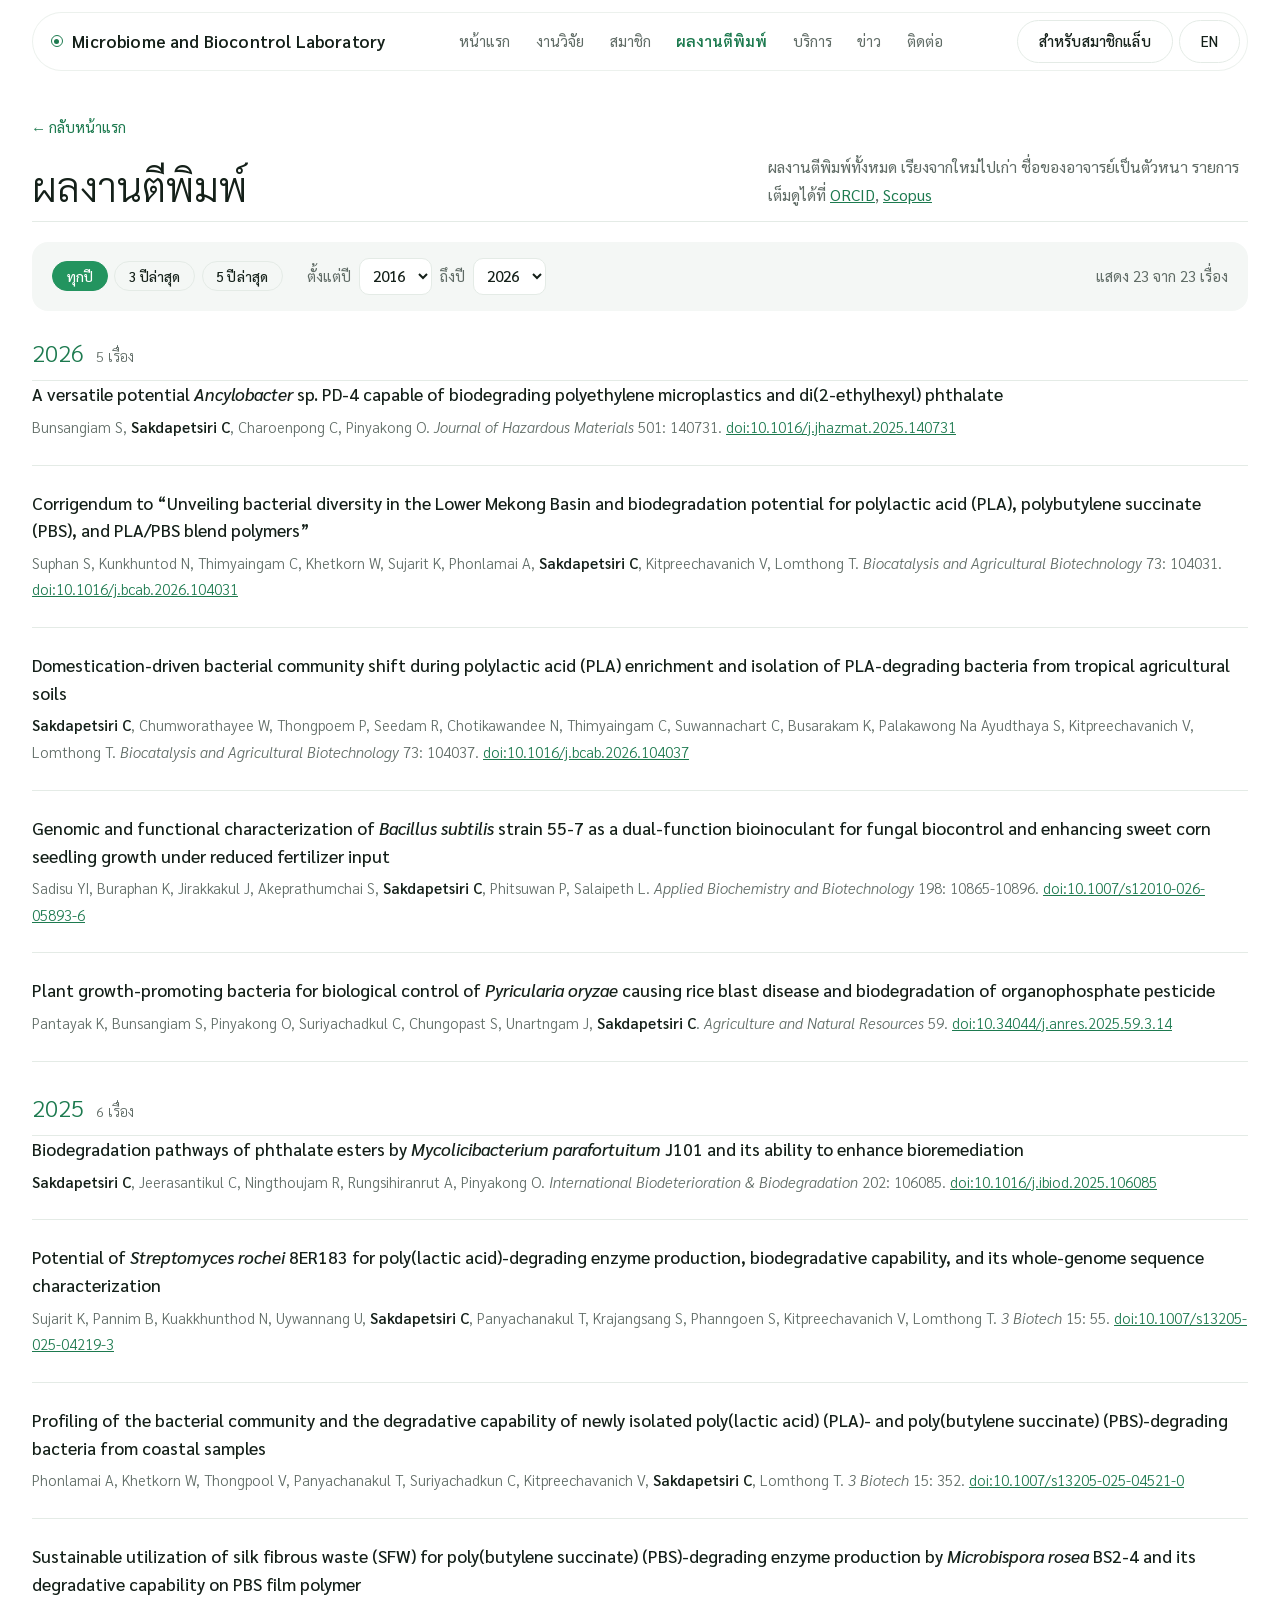
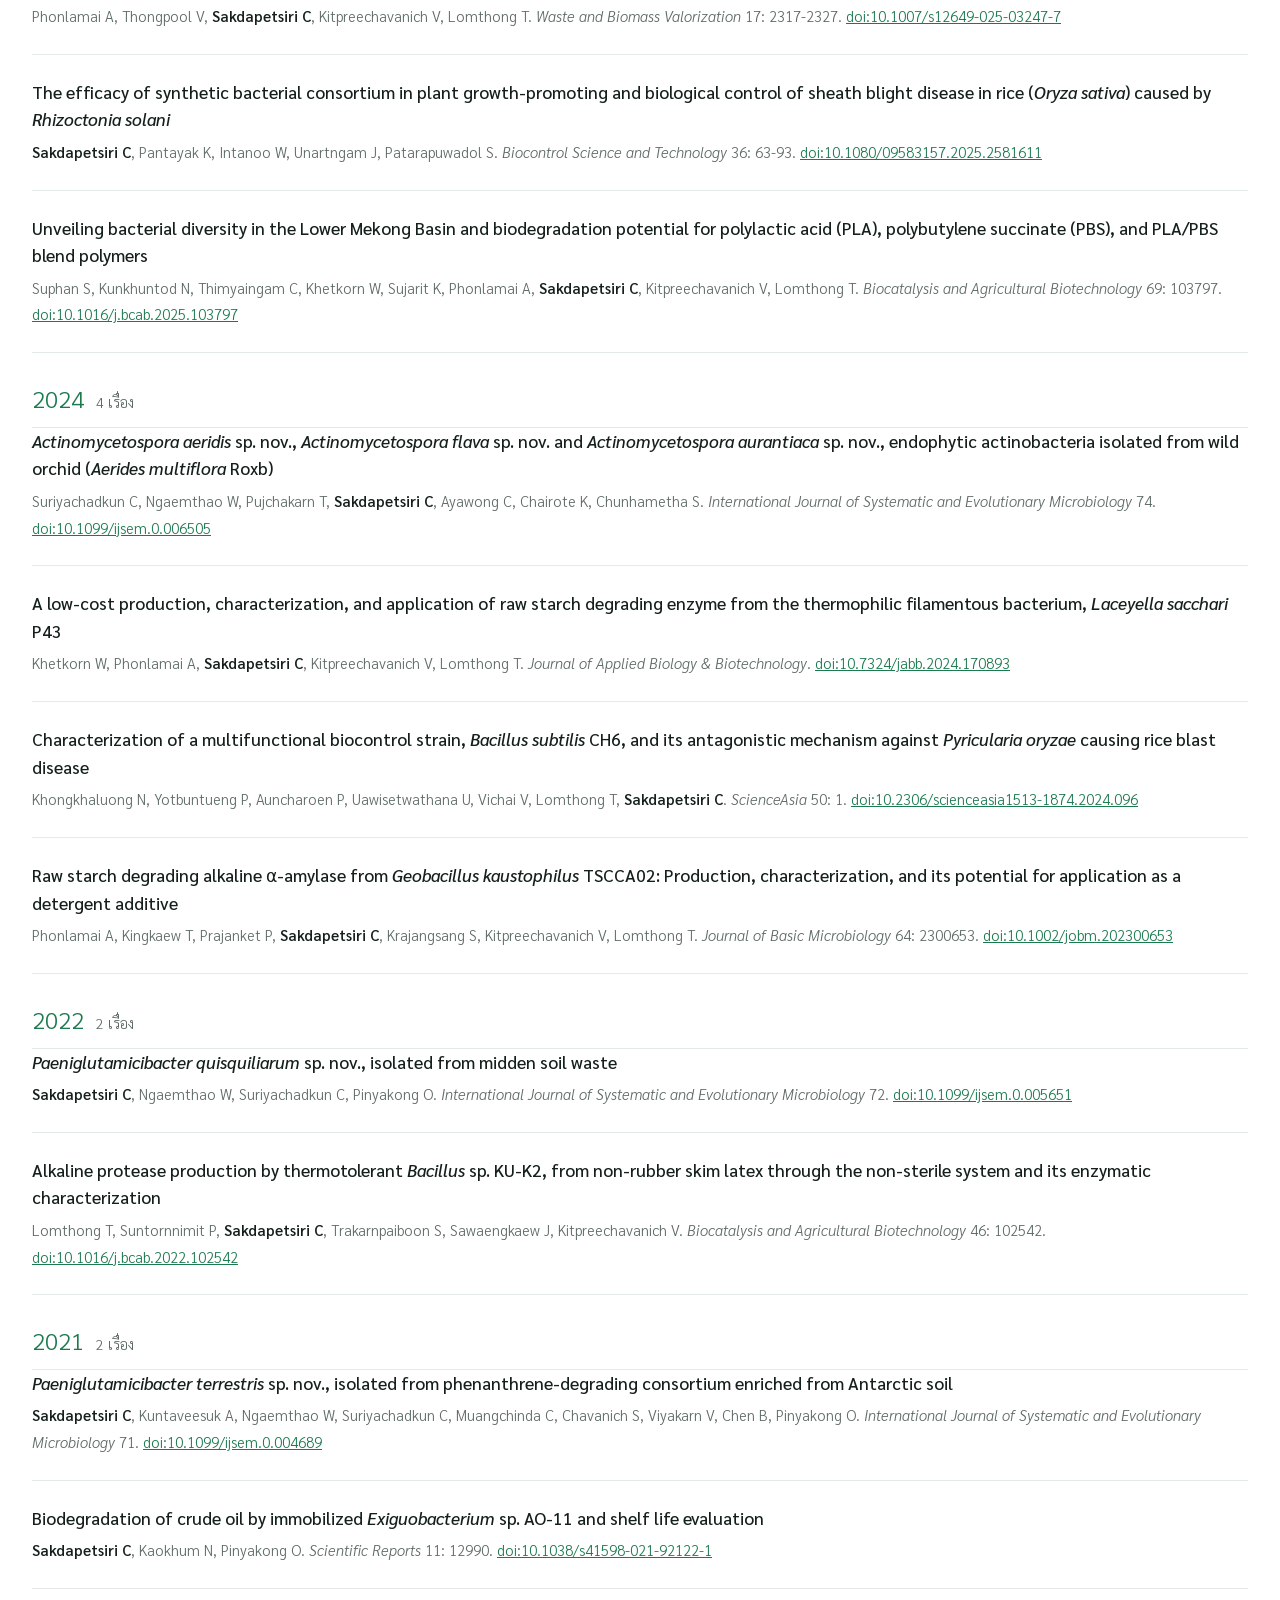
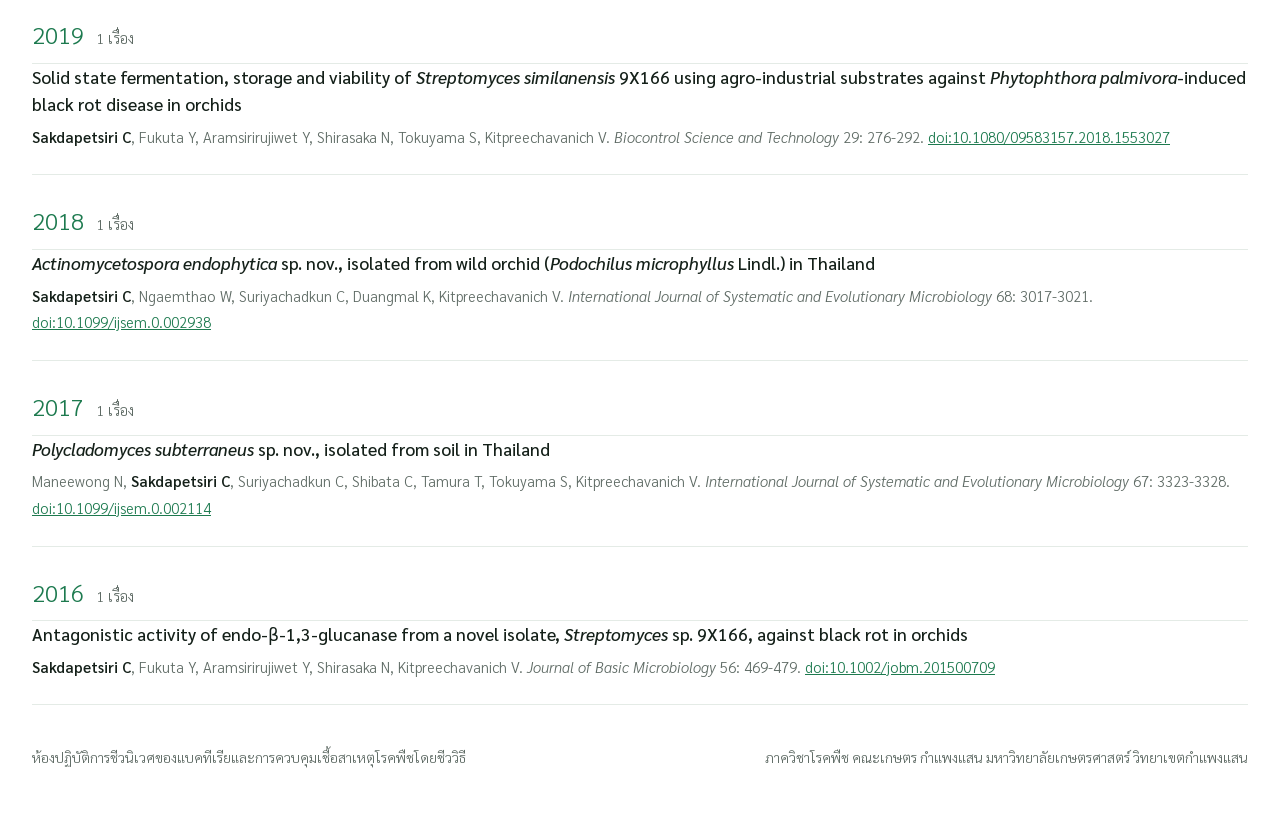
<file: publications.html>
<!doctype html>
<html lang="th">
<head>
<meta charset="utf-8">
<meta name="viewport" content="width=device-width, initial-scale=1, viewport-fit=cover">
<title>Publications | Microbiome and Biocontrol Lab</title>
<meta name="description" content="ห้องปฏิบัติการชีวนิเวศของแบคทีเรียและการควบคุมเชื้อสาเหตุโรคพืชโดยชีววิธี ภาควิชาโรคพืช มหาวิทยาลัยเกษตรศาสตร์ วิทยาเขตกำแพงแสน">
<link rel="preconnect" href="https://fonts.googleapis.com">
<link rel="preconnect" href="https://fonts.gstatic.com" crossorigin>
<link rel="stylesheet" href="https://fonts.googleapis.com/css2?family=Sarabun:wght@300;400;500;600;700;800&display=swap">
<link rel="stylesheet" href="assets/style.css?v=28">
</head>
<body>
<header class="top">
  <div class="bar">
    <a class="brand" href="index.html"><span class="mark" aria-hidden="true"></span><span data-bind="labShort">Microbiome and Biocontrol Laboratory</span></a>
    <nav aria-label="Sections">
      <a href="index.html" data-i18n="nav.home">หน้าแรก</a>
      <a href="index.html#research" data-i18n="nav.research">งานวิจัย</a>
      <a href="members.html" data-i18n="nav.members">สมาชิก</a>
      <a href="publications.html" aria-current="page" data-i18n="nav.publications">ผลงานตีพิมพ์</a>
      <a href="index.html#services" data-i18n="nav.services">บริการ</a>
      <a href="index.html#news" data-i18n="nav.news">ข่าว</a>
      <a href="contact.html" data-i18n="nav.contact">ติดต่อ</a>
    </nav>
    <div class="actions">
      <a class="pill ghost" id="portal-link" href="lab-members.html" data-i18n="nav.portal">สำหรับสมาชิกแล็บ</a>
      <button class="pill lang" id="lang-toggle" type="button" aria-label="Switch language">EN</button>
    </div>
  </div>
</header>

<main class="sub">
  <section class="block page-head">
    <a class="back" href="index.html" data-i18n="pubs.back">กลับหน้าแรก</a>
    <div class="head">
      <h1 data-i18n="nav.publications">ผลงานตีพิมพ์</h1>
      <p><span data-i18n="pubs.lead"></span> <span data-i18n="pubs.note">รายการเต็มดูได้ที่</span> <a href="https://orcid.org/0000-0002-4092-6575" target="_blank" rel="noopener">ORCID</a>, <a href="https://www.scopus.com/authid/detail.uri?authorId=57148477100" target="_blank" rel="noopener">Scopus</a></p>
    </div>
    <div class="filters" role="group" aria-label="Year range">
      <div class="quick">
        <button type="button" class="pill ghost small" data-quick="0" data-i18n="pubs.allYears">ทุกปี</button>
        <button type="button" class="pill ghost small" data-quick="3" data-i18n="pubs.last3">3 ปีล่าสุด</button>
        <button type="button" class="pill ghost small" data-quick="5" data-i18n="pubs.last5">5 ปีล่าสุด</button>
      </div>
      <div class="range">
        <label for="yr-from" data-i18n="pubs.from">ตั้งแต่ปี</label>
        <select id="yr-from"></select>
        <label for="yr-to" data-i18n="pubs.to">ถึงปี</label>
        <select id="yr-to"></select>
      </div>
      <p class="count" id="pub-count" aria-live="polite"></p>
    </div>
    <div id="pub-full"></div>
  </section>
</main>

<footer>
  <span data-bind="labName"></span>
  <span data-bind="department"></span>
</footer>

<script src="assets/app.js?v=28"></script>
</body>
</html>
</file>
<file: assets/style.css>
/* Layout: plain mint hero band, white sections (max 76rem); light display type, one fresh green accent, a touch of spore yellow. */
:root {
  --paper: #ffffff;
  --surface: #f4f7f5;
  --ink: #142019;
  --muted: #5f6b65;
  --line: #e4ebe6;
  --moss: #e9f5ee;          /* hero, first research tile, contact band */
  --on-moss: #142019;
  --accent: #23945f;
  --accent-ink: #1d7a4f;    /* accent text on light */
  --accent-on: #ffffff;     /* text on accent */
  --hy: #3aa774;            /* hyphae lines */
  --sun: #f2bf3a;           /* spores */
  --flag: #b5651d;
  --font: "Sarabun", "Noto Sans Thai", "Leelawadee UI", system-ui, sans-serif;
  --r-lg: 24px;
  --r-md: 16px;
}
@media (prefers-color-scheme: dark) {
  :root:not([data-theme="light"]) {
    --paper: #0d1411; --surface: #141d19; --ink: #e6efe9; --muted: #97a59e; --line: #213029;
    --moss: #12241b; --on-moss: #e6efe9; --accent: #4cc98c; --accent-ink: #6fd6a3; --accent-on: #08241a;
    --hy: #4cc98c; --sun: #f2c75a; --flag: #eaa66a; color-scheme: dark;
  }
}
:root[data-theme="dark"] {
  --paper: #0d1411; --surface: #141d19; --ink: #e6efe9; --muted: #97a59e; --line: #213029;
  --moss: #12241b; --on-moss: #e6efe9; --accent: #4cc98c; --accent-ink: #6fd6a3; --accent-on: #08241a;
  --hy: #4cc98c; --sun: #f2c75a; --flag: #eaa66a; color-scheme: dark;
}

* { box-sizing: border-box; }
[hidden] { display: none !important; }
html { scroll-behavior: smooth; }
@media (prefers-reduced-motion: reduce) { html { scroll-behavior: auto; } .pill { transition: none; } }
body {
  margin: 0;
  background: var(--paper);
  color: var(--ink);
  font: 400 1.0625rem/1.8 var(--font);
  padding-inline: 16px;
  -webkit-font-smoothing: antialiased;
}
a { color: inherit; }
:focus-visible { outline: 2px solid var(--accent); outline-offset: 3px; border-radius: 6px; }
h1, h2, h3 { margin: 0; text-wrap: balance; }
p { margin: 0; }

/* Header */
.top { position: sticky; top: calc(env(safe-area-inset-top, 0px) + 12px); z-index: 20; max-width: 76rem; margin: 12px auto 0; }
.bar {
  display: flex; align-items: center; gap: 1.25rem;
  padding: 0.45rem 0.45rem 0.45rem 1.1rem; border-radius: 999px;
  background: color-mix(in srgb, var(--paper) 80%, transparent);
  backdrop-filter: blur(16px); -webkit-backdrop-filter: blur(16px);
  border: 1px solid color-mix(in srgb, var(--line) 70%, transparent);
}
.brand { display: flex; align-items: center; gap: 0.6rem; font-weight: 600; text-decoration: none; white-space: nowrap; letter-spacing: 0.01em; }
.mark { width: 12px; height: 12px; border-radius: 50%; border: 1.5px solid var(--accent-ink); position: relative; }
.mark::after { content: ""; position: absolute; inset: 2.5px; border-radius: 50%; background: var(--accent-ink); }
nav { display: flex; gap: 1.6rem; margin-inline: auto; font-size: 0.93rem; }
nav a { text-decoration: none; color: var(--muted); white-space: nowrap; }
nav a:hover { color: var(--ink); }
nav a[aria-current="page"] { color: var(--accent-ink); font-weight: 600; }
.actions { display: flex; gap: 0.4rem; }
.pill {
  display: inline-flex; align-items: center; justify-content: center;
  font: 500 0.93rem/1 var(--font); padding: 0.8rem 1.3rem; border-radius: 999px;
  border: 1px solid transparent; text-decoration: none; cursor: pointer; white-space: nowrap; letter-spacing: 0.01em;
  transition: background-color .2s ease, color .2s ease, border-color .2s ease;
}
.pill.solid { background: var(--accent); color: var(--accent-on); }
.pill.solid:hover { background: var(--accent-ink); }
.pill.ghost { border-color: var(--line); background: transparent; color: var(--ink); }
.pill.ghost:hover { border-color: var(--ink); }
.pill.lang { background: transparent; border-color: var(--line); color: var(--ink); min-width: 3rem; }
.pill.lang:hover { border-color: var(--ink); }
.pill.on-dark { border-color: color-mix(in srgb, var(--on-moss) 35%, transparent); color: var(--on-moss); }
.pill.on-dark:hover { border-color: var(--on-moss); }

/* Hero */
.hero {
  position: relative; overflow: hidden; isolation: isolate;
  max-width: 76rem; margin: -64px auto 0; padding: 7rem clamp(1.5rem, 5vw, 4.5rem) clamp(2.5rem, 5vw, 3.5rem);
  border-radius: 0 0 var(--r-lg) var(--r-lg);
  background: var(--moss); color: var(--on-moss);
}
.hero-inner { max-width: 56rem; display: grid; gap: 1.1rem; }
.kicker { color: var(--accent-ink); font-size: 0.95rem; }
.hero h1 { font-size: clamp(2rem, 4.3vw, 3.25rem); font-weight: 300; line-height: 1.25; letter-spacing: -0.005em; }
.hero h1 .nb { white-space: nowrap; }
.tagline { font-size: clamp(1.05rem, 1.7vw, 1.2rem); font-weight: 300; max-width: 40rem; color: color-mix(in srgb, var(--on-moss) 78%, transparent); }
.cta { display: flex; flex-wrap: wrap; gap: 0.6rem; margin-top: 0.4rem; }

/* Sections */
main > .block { max-width: 76rem; margin-inline: auto; padding-block: clamp(1.75rem, 3vw, 2.25rem) 0; scroll-margin-top: 6rem; }
.head { display: flex; justify-content: space-between; align-items: end; gap: 1rem 3rem; flex-wrap: wrap; margin-bottom: 1.25rem; padding-bottom: 0.75rem; border-bottom: 1px solid var(--line); }
.head h2 { font-size: clamp(1.8rem, 3.4vw, 2.5rem); font-weight: 300; line-height: 1.2; }
.head p { color: var(--muted); max-width: 30rem; font-size: 0.98rem; }

.bento { display: grid; grid-template-columns: repeat(6, minmax(0, 1fr)); gap: 12px; }
.tile { grid-column: span 2; background: var(--surface); border-radius: var(--r-md); padding: 1.75rem; display: grid; gap: 0.6rem; align-content: start; min-height: 14rem; }
.tile:nth-child(1), .tile:nth-child(2) { grid-column: span 3; }
.tile:nth-child(1) { background: var(--moss); color: var(--on-moss); }
.tile:nth-child(1) .glyph { color: var(--accent); }
.tile:nth-child(1) p { color: color-mix(in srgb, var(--on-moss) 72%, transparent); }
.tile h3 { font-size: 1.35rem; font-weight: 500; line-height: 1.45; }
.tile p { color: var(--muted); font-weight: 300; }
.tile .glyph { width: 36px; height: 36px; margin-bottom: 0.9rem; color: var(--accent-ink); }

/* People */
.pi-card { display: grid; grid-template-columns: 168px minmax(0, 1fr); gap: 2rem; align-items: center; margin-bottom: 2rem; }
.pi-card .avatar { width: 168px; height: 168px; font-size: 3.4rem; margin: 0; }
.pi-card .eyebrow { color: var(--accent-ink); font-size: 0.93rem; }
.pi-card .name { font-size: clamp(1.6rem, 3vw, 2.1rem); font-weight: 300; line-height: 1.35; }
.people { display: grid; grid-template-columns: repeat(auto-fill, minmax(15rem, 1fr)); gap: 2.5rem 1.75rem; }
.person { display: grid; gap: 0.2rem; justify-items: start; align-content: start; }
.avatar { width: 112px; height: 112px; border-radius: 50%; object-fit: cover; margin-bottom: 0.9rem; background: var(--surface); display: grid; place-items: center; font-size: 2.2rem; font-weight: 300; color: var(--accent-ink); }
.person .name { font-weight: 500; font-size: 1.05rem; line-height: 1.5; }
.level { display: inline-block; font-size: 0.8rem; color: var(--accent-ink); border: 1px solid color-mix(in srgb, var(--accent-ink) 45%, transparent); border-radius: 999px; padding: 0.05rem 0.6rem; margin-block: 0.2rem 0.3rem; }
.person .note, .pi-card .note, .pi-card .role { color: var(--muted); font-size: 0.93rem; font-weight: 300; line-height: 1.6; }
.chips { display: flex; flex-wrap: wrap; gap: 0.35rem; margin-block: 0.2rem 0.3rem; }
.chips .level { margin: 0; }
.level.award { background: var(--moss); border-color: transparent; color: var(--accent-ink); }
.person .note .lbl { color: var(--ink); font-weight: 500; }
.nw { white-space: nowrap; }
.metrics { display: flex; flex-wrap: wrap; align-items: center; gap: 0.5rem 0.75rem; margin-top: 0.75rem; }
.stat { font-size: 0.93rem; color: var(--muted); font-weight: 300; }
.stat b { color: var(--accent-ink); font-weight: 600; font-size: 1.05rem; margin-right: 0.15rem; }
.pill.small { padding: 0.45rem 0.85rem; font-size: 0.85rem; }
.head p a { color: var(--accent-ink); }
.alumni { margin-top: 2.5rem; }
.alumni h3 { font-size: 1.1rem; font-weight: 500; margin-bottom: 0.75rem; }
.alumni ul { list-style: none; margin: 0; padding: 0; }
.alumni li { display: grid; grid-template-columns: minmax(0, 1fr) minmax(0, 2fr); gap: 1rem; padding-block: 0.85rem; border-bottom: 1px solid var(--line); font-size: 0.98rem; }
.alumni li > span:last-child, .alumni .muted { color: var(--muted); font-weight: 300; }

/* Publications */
.pubs { list-style: none; margin: 0; padding: 0; }
.pub { display: grid; grid-template-columns: 6rem minmax(0, 1fr); gap: 1.5rem; padding-block: 1.5rem; border-bottom: 1px solid var(--line); }
.pub:first-child { padding-top: 0; }
.pub .yr { font-size: 1.5rem; font-weight: 300; color: var(--accent-ink); font-variant-numeric: tabular-nums; line-height: 1.35; }
.pub .t { font-weight: 500; font-size: 1.08rem; line-height: 1.6; }
.pub .meta { color: var(--muted); font-size: 0.93rem; font-weight: 300; margin-top: 0.3rem; }
.pub a { color: var(--accent-ink); }

/* Services */
.services { display: grid; grid-template-columns: repeat(auto-fit, minmax(16rem, 1fr)); gap: 0 2.5rem; }
.svc { padding-block: 1.25rem 2rem; border-top: 1px solid var(--ink); display: grid; gap: 0.6rem; align-content: start; }
.svc h3 { font-size: 1.15rem; font-weight: 500; line-height: 1.5; }
.svc p { color: var(--muted); font-size: 0.97rem; font-weight: 300; }
.svc .sample { margin-top: 0.3rem; font-size: 0.9rem; display: flex; gap: 0.6rem; align-items: baseline; }
.svc .sample b { font-weight: 500; color: var(--accent-ink); white-space: nowrap; }
.svc .sample span { color: var(--muted); font-weight: 300; }

/* News */
.news { display: grid; grid-template-columns: repeat(auto-fill, minmax(18rem, 1fr)); gap: 12px; }
.news-item { background: var(--surface); border-radius: var(--r-md); padding: 1.6rem; display: grid; gap: 0.5rem; align-content: start; }
.news-item time { font-size: 0.88rem; color: var(--accent-ink); }
.news-item .t { font-weight: 500; font-size: 1.12rem; line-height: 1.55; }
.news-item p { color: var(--muted); font-size: 0.95rem; font-weight: 300; }

/* Contact */
.contact {
  max-width: 76rem; margin: clamp(1.75rem, 3vw, 2.25rem) auto 0;
  background: var(--moss); color: var(--on-moss); border-radius: var(--r-lg);
  padding: clamp(2.25rem, 5vw, 4rem); display: grid; grid-template-columns: minmax(0, 1.3fr) minmax(0, 1fr); gap: 3rem; scroll-margin-top: 6rem;
}
.contact h2 { font-size: clamp(2rem, 4vw, 3rem); font-weight: 300; line-height: 1.3; margin-bottom: 1rem; }
.contact-main p { font-weight: 300; font-size: 1.08rem; max-width: 34rem; margin-bottom: 1.25rem; color: color-mix(in srgb, var(--on-moss) 80%, transparent); }
.contact-info { margin: 0; display: grid; gap: 1.5rem; align-content: end; }
.contact-info dt { font-size: 0.88rem; color: var(--accent-ink); letter-spacing: 0.04em; }
.contact-info dd { margin: 0.25rem 0 0; font-weight: 300; }

.badge { display: inline-block; font: 500 0.7rem/1 var(--font); color: var(--flag); border: 1px dashed currentColor; border-radius: 999px; padding: 0.25rem 0.55rem; margin-left: 0.45rem; vertical-align: 0.2em; }

footer { max-width: 76rem; margin: 0 auto; padding-block: 2.5rem 3rem; display: flex; flex-wrap: wrap; justify-content: space-between; gap: 0.5rem 2rem; color: var(--muted); font-size: 0.88rem; font-weight: 300; }

@media (max-width: 960px) {
  nav { display: none; }
  .actions { margin-left: auto; }
  .bento { grid-template-columns: repeat(2, minmax(0, 1fr)); }
  .tile, .tile:nth-child(2) { grid-column: span 1; }
  .tile:nth-child(1) { grid-column: 1 / -1; }
  .contact { grid-template-columns: minmax(0, 1fr); }
}
@media (max-width: 560px) {
  .brand span:last-child { display: none; }
  .bento { grid-template-columns: minmax(0, 1fr); }
  .tile, .tile:nth-child(n) { grid-column: auto; min-height: 0; }
  .pi-card { grid-template-columns: minmax(0, 1fr); gap: 1.25rem; }
  .pi-card .avatar { width: 120px; height: 120px; font-size: 2.6rem; }
  .people { grid-template-columns: repeat(2, minmax(0, 1fr)); gap: 2rem 1rem; }
  .avatar { width: 96px; height: 96px; }
  .alumni li { grid-template-columns: minmax(0, 1fr); gap: 0; }
  .pub { grid-template-columns: minmax(0, 1fr); gap: 0.2rem; }
  .pub .yr { font-size: 1.15rem; }
  .hero { padding-top: 6rem; }
}

/* Publications page (publications.html) */
.more-row { margin-top: 1.25rem; }
.meta b { color: var(--ink); font-weight: 600; }
main.sub { max-width: 76rem; margin-inline: auto; }
.page-head { padding-top: 2.5rem !important; }
.page-head .back { color: var(--accent-ink); text-decoration: none; font-size: 0.93rem; display: inline-block; margin-bottom: 0.75rem; }
.page-head .back::before { content: "\2190\00a0"; }
.page-head h1 { font-size: clamp(1.8rem, 3.4vw, 2.5rem); font-weight: 300; line-height: 1.2; }
.page-head .head p a { color: var(--accent-ink); }
.filters { display: flex; flex-wrap: wrap; align-items: center; gap: 0.75rem 1.5rem; padding: 1rem 1.25rem; background: var(--surface); border-radius: var(--r-md); margin-bottom: 1.25rem; }
.filters .quick { display: flex; flex-wrap: wrap; gap: 0.4rem; }
.filters .pill[aria-pressed="true"] { background: var(--accent); color: var(--accent-on); border-color: var(--accent); }
.filters .range { display: flex; align-items: center; gap: 0.5rem; flex-wrap: wrap; font-size: 0.93rem; color: var(--muted); }
.filters select { font: 500 0.95rem var(--font); color: var(--ink); background: var(--paper); border: 1px solid var(--line); border-radius: 10px; padding: 0.4rem 0.6rem; }
.filters .count { margin-left: auto; font-size: 0.93rem; color: var(--muted); }
.yr-group + .yr-group { margin-top: 1.5rem; }
.yr-group h3 { font-size: 1.5rem; font-weight: 300; color: var(--accent-ink); border-bottom: 1px solid var(--line); padding-bottom: 0.4rem; }
.yr-group h3 span { font-size: 0.9rem; color: var(--muted); margin-left: 0.4rem; }
.yr-group .pub { grid-template-columns: minmax(0, 1fr); }
.yr-group .pub .yr { display: none; }
.empty { color: var(--muted); }
@media (max-width: 560px) { .filters .count { margin-left: 0; width: 100%; } .page-head { padding-top: 1.75rem !important; } }

/* Contact page (contact.html) */
.ways { display: grid; grid-template-columns: repeat(auto-fit, minmax(16rem, 1fr)); gap: 12px; margin-bottom: 2.25rem; }
.way { background: var(--surface); border-radius: var(--r-md); padding: 1.5rem; display: grid; gap: 0.55rem; align-content: start; justify-items: start; }
.way svg { width: 32px; height: 32px; fill: none; stroke: var(--accent-ink); stroke-width: 1.8; stroke-linecap: round; stroke-linejoin: round; margin-bottom: 0.3rem; }
.way h3 { font-size: 1.2rem; font-weight: 500; }
.way p { color: var(--muted); font-weight: 300; font-size: 0.97rem; }
.way .addr { color: var(--ink); font-weight: 500; font-size: 1.05rem; user-select: all; }
.way .row { display: flex; flex-wrap: wrap; gap: 0.4rem; }
.booking-layout { display: grid; grid-template-columns: minmax(0, 2.2fr) minmax(0, 1fr); gap: 2rem; scroll-margin-top: 6rem; }
.booking-head { display: flex; justify-content: space-between; align-items: end; gap: 1rem; flex-wrap: wrap; margin-bottom: 1rem; }
.booking-head h2 { font-size: clamp(1.5rem, 2.6vw, 2rem); font-weight: 300; }
.booking-head p { color: var(--muted); font-weight: 300; max-width: 38rem; font-size: 0.97rem; }
.booking-box { border: 1px solid var(--line); border-radius: var(--r-md); overflow: hidden; background: var(--paper); }
.booking-box iframe { display: block; width: 100%; height: 760px; border: 0; }
.booking-empty { min-height: 18rem; display: grid; place-content: center; justify-items: center; text-align: center; gap: 0.6rem; padding: 2rem 1.5rem; background: var(--moss); }
.booking-empty .t { font-size: 1.25rem; font-weight: 500; color: var(--on-moss); }
.booking-empty p { color: var(--muted); max-width: 30rem; font-weight: 300; }
.booking-side h3 { font-size: 1.05rem; font-weight: 600; margin-bottom: 0.5rem; }
.booking-side h3 + ul, .booking-side h3 + p { margin-bottom: 1.25rem; }
.booking-side ul { margin: 0; padding-left: 1.1rem; display: grid; gap: 0.5rem; color: var(--muted); font-weight: 300; font-size: 0.97rem; }
.booking-side p { color: var(--muted); font-weight: 300; font-size: 0.97rem; }
@media (max-width: 860px) { .booking-layout { grid-template-columns: minmax(0, 1fr); } .booking-box iframe { height: 900px; } }

.form-layout { display: grid; grid-template-columns: minmax(0, 2.2fr) minmax(0, 1fr); gap: 2rem; margin-top: 2.5rem; scroll-margin-top: 6rem; }
.contact-form { display: grid; gap: 1rem; background: var(--surface); border-radius: var(--r-md); padding: clamp(1.25rem, 3vw, 2rem); }
.contact-form h2 { font-size: clamp(1.5rem, 2.6vw, 2rem); font-weight: 300; }
.contact-form .hint { color: var(--muted); font-weight: 300; font-size: 0.95rem; margin-top: -0.5rem; }
.field-row { display: grid; grid-template-columns: repeat(auto-fit, minmax(14rem, 1fr)); gap: 1rem; }
.field { display: grid; gap: 0.35rem; }
.field label { font-size: 0.93rem; font-weight: 500; }
.field input, .field select, .field textarea { font: 400 1rem/1.6 var(--font); color: var(--ink); background: var(--paper); border: 1px solid var(--line); border-radius: 12px; padding: 0.65rem 0.85rem; width: 100%; }
.field textarea { resize: vertical; min-height: 8rem; }
.field input:focus, .field select:focus, .field textarea:focus { outline: 2px solid var(--accent); outline-offset: 1px; border-color: transparent; }
.hp { position: absolute; left: -9999px; width: 1px; height: 1px; overflow: hidden; }
.form-foot { display: flex; flex-wrap: wrap; align-items: center; gap: 0.75rem 1rem; }
.form-foot .pill[disabled] { opacity: 0.6; cursor: progress; }
.status { font-size: 0.93rem; color: var(--muted); }
.status.ok { color: var(--accent-ink); }
.status.bad { color: var(--flag); }
.booking-side .addr { color: var(--ink); font-weight: 500; margin-bottom: 0.6rem; user-select: all; }
@media (max-width: 860px) { .form-layout { grid-template-columns: minmax(0, 1fr); } }

/* Lab members knowledge base */
.kb-access { display: flex; gap: 1rem; align-items: flex-start; background: var(--moss); color: var(--on-moss); border-radius: var(--r-md); padding: 1.25rem 1.5rem; margin-bottom: 1.25rem; }
.kb-access svg { width: 30px; height: 30px; flex: none; fill: none; stroke: var(--accent-ink); stroke-width: 1.8; stroke-linecap: round; stroke-linejoin: round; }
.kb-access .t { font-weight: 600; margin-bottom: 0.2rem; }
.kb-access p:not(.t) { color: color-mix(in srgb, var(--on-moss) 75%, transparent); font-weight: 300; font-size: 0.97rem; }
.kb-grid { display: grid; grid-template-columns: repeat(auto-fill, minmax(min(100%, 21rem), 1fr)); gap: 12px; }
.kb-cat { background: var(--surface); border-radius: var(--r-md); padding: 1.5rem; display: grid; gap: 1rem; align-content: start; }
.kb-top { display: flex; gap: 0.85rem; align-items: center; }
.kb-top svg { width: 34px; height: 34px; flex: none; fill: none; stroke: var(--accent-ink); stroke-width: 1.8; stroke-linecap: round; stroke-linejoin: round; }
.kb-top h2 { font-size: 1.2rem; font-weight: 500; line-height: 1.35; }
.kb-n { color: var(--muted); font-size: 0.85rem; font-weight: 300; }
.kb-cat ul { list-style: none; margin: 0; padding: 0; display: grid; }
.kb-cat li { border-top: 1px solid var(--line); }
.kb-cat li a { display: flex; justify-content: space-between; gap: 0.75rem; align-items: center; padding: 0.7rem 0.15rem; min-height: 44px; color: var(--ink); text-decoration: none; line-height: 1.5; }
.kb-cat li a::after { content: "\2197"; color: var(--accent-ink); flex: none; }
.kb-cat li a:hover, .kb-cat li a:focus-visible { color: var(--accent-ink); }
.kb-cat li.soon { display: flex; justify-content: space-between; gap: 0.75rem; align-items: center; padding: 0.7rem 0.15rem; min-height: 44px; color: var(--muted); font-weight: 300; line-height: 1.5; }
.kb-cat li .tag { flex: none; font-size: 0.75rem; border: 1px solid var(--line); border-radius: 999px; padding: 0.15rem 0.55rem; }
.kb-foot { margin-top: 1.5rem; }
.kb-tools { display: grid; gap: 0.85rem; margin-bottom: 1.25rem; }
.kb-search { display: flex; align-items: center; gap: 0.6rem; border: 1px solid var(--line); background: var(--paper); border-radius: 999px; padding: 0 1.1rem; min-height: 52px; }
.kb-search:focus-within { border-color: var(--accent); box-shadow: 0 0 0 3px color-mix(in srgb, var(--accent) 22%, transparent); }
.kb-search svg { width: 20px; height: 20px; flex: none; fill: none; stroke: var(--muted); stroke-width: 2; stroke-linecap: round; }
.kb-search input { flex: 1; min-width: 0; border: 0; outline: 0; background: transparent; color: var(--ink); font: 400 1.02rem var(--font); padding: 0.8rem 0; }
.kb-sr { position: absolute; width: 1px; height: 1px; overflow: hidden; clip: rect(0 0 0 0); white-space: nowrap; }
.kb-jump { display: flex; flex-wrap: wrap; gap: 0.4rem; justify-content: flex-start; margin: 0; padding: 0; }
.kb-count { color: var(--muted); font-size: 0.92rem; font-weight: 300; display: flex; flex-wrap: wrap; gap: 0.25rem 0.75rem; align-items: center; }
.kb-clear { border: 0; background: none; color: var(--accent-ink); font: 500 0.92rem var(--font); cursor: pointer; padding: 0.4rem 0; min-height: 44px; }
.kb-clear:hover { text-decoration: underline; }
.kb-cat { scroll-margin-top: 6rem; }
.kb-cat li small { display: block; color: var(--muted); font-size: 0.86rem; font-weight: 300; line-height: 1.5; margin-top: 0.1rem; }
.kb-empty { background: var(--surface); border-radius: var(--r-md); padding: 1.5rem; }
.kb-empty .t { font-weight: 600; margin-bottom: 0.2rem; }
.kb-empty p:not(.t) { color: var(--muted); font-weight: 300; }
.kb-top h2 a { color: inherit; text-decoration: none; }
.kb-top h2 a:hover, .kb-top h2 a:focus-visible { color: var(--accent-ink); text-decoration: underline; text-underline-offset: 3px; }
.kb-more { justify-self: start; color: var(--accent-ink); font-weight: 500; text-decoration: none; padding: 0.4rem 0; min-height: 44px; display: inline-flex; align-items: center; }
.kb-more::after { content: "\00a0\2192"; }
.kb-more:hover { text-decoration: underline; text-underline-offset: 3px; }
.kb-chipn { color: var(--muted); font-weight: 400; margin-left: 0.15rem; }
.pill.solid .kb-chipn { color: inherit; opacity: 0.8; }
.kb-grid.single { grid-template-columns: minmax(0, 1fr); }
.kb-cat-full ul { grid-template-columns: repeat(auto-fill, minmax(min(100%, 22rem), 1fr)); column-gap: 2rem; }
.kb-empty .pill { margin-top: 0.75rem; }
.person[hidden] { display: none; }
</file>
